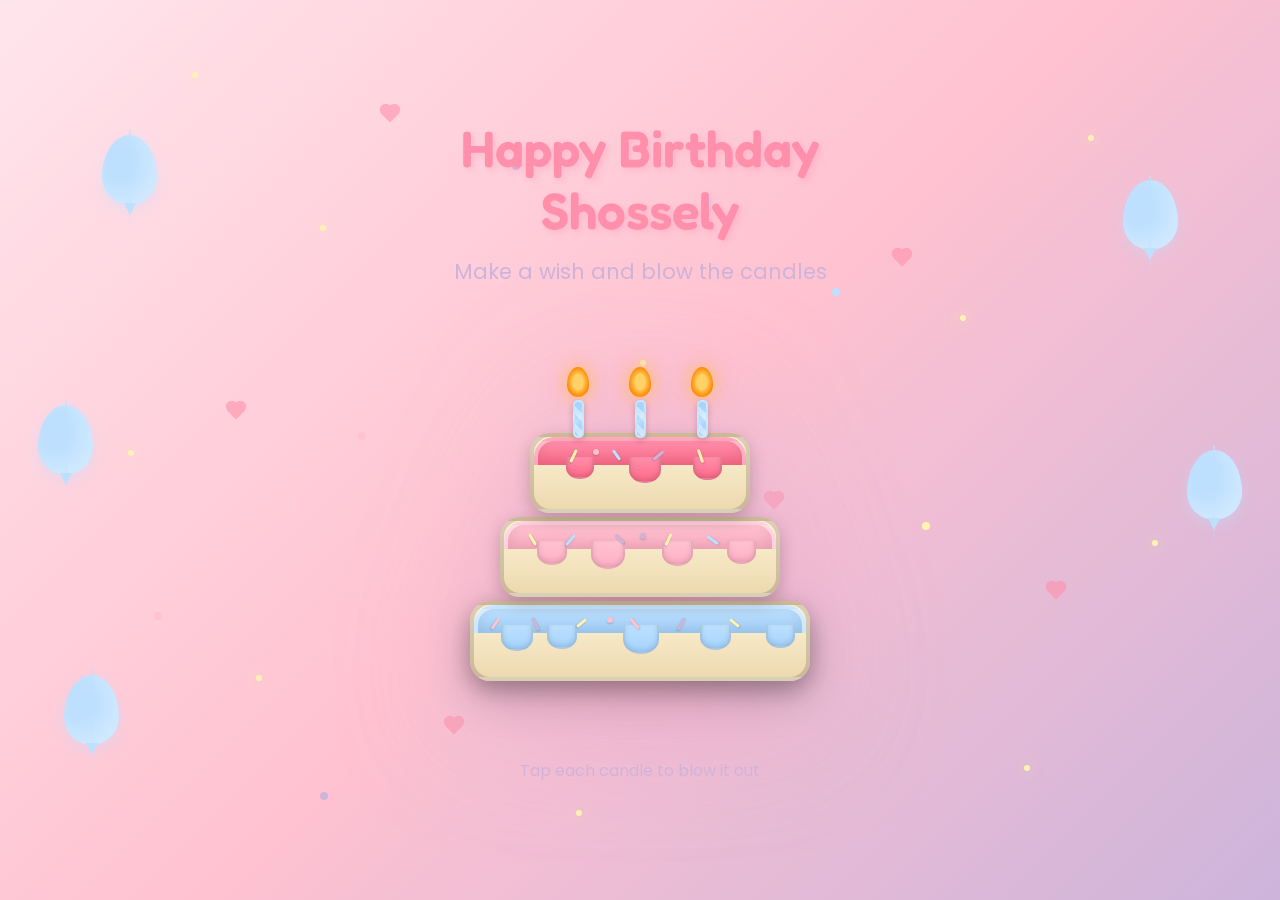
<file: index.html>
<!DOCTYPE html>
<html lang="en">
<head>
    <meta charset="UTF-8">
    <meta name="viewport" content="width=device-width, initial-scale=1.0">
    <title>Happy Birthday Shossely! 🎂</title>
    <link rel="preconnect" href="https://fonts.googleapis.com">
    <link rel="preconnect" href="https://fonts.gstatic.com" crossorigin>
    <link href="https://fonts.googleapis.com/css2?family=Fredoka:wght@400;500;600&family=Poppins:wght@300;400;500&display=swap" rel="stylesheet">
    <link rel="stylesheet" href="style.css">
</head>
<body>
    <!-- Background decorations -->
    <div class="background-decorations">
        <!-- Sparkles -->
        <div class="sparkle"></div>
        <div class="sparkle"></div>
        <div class="sparkle"></div>
        <div class="sparkle"></div>
        <div class="sparkle"></div>
        <div class="sparkle"></div>
        <div class="sparkle"></div>
        <div class="sparkle"></div>
        <div class="sparkle"></div>
        <div class="sparkle"></div>
        
        <!-- Hearts -->
        <div class="heart"></div>
        <div class="heart"></div>
        <div class="heart"></div>
        <div class="heart"></div>
        <div class="heart"></div>
        <div class="heart"></div>
        
        <!-- Confetti dots -->
        <div class="confetti-dot"></div>
        <div class="confetti-dot"></div>
        <div class="confetti-dot"></div>
        <div class="confetti-dot"></div>
        <div class="confetti-dot"></div>
        <div class="confetti-dot"></div>
        <div class="confetti-dot"></div>
        <div class="confetti-dot"></div>
    </div>

    <!-- Balloons -->
    <div class="balloons-container">
        <div class="balloon" style="left: 8%; top: 15%;"></div>
        <div class="balloon" style="left: 3%; top: 45%;"></div>
        <div class="balloon" style="right: 8%; top: 20%;"></div>
        <div class="balloon" style="right: 3%; top: 50%;"></div>
        <div class="balloon" style="left: 5%; top: 75%;"></div>
    </div>

    <!-- Main content -->
    <div class="container">
        <h1 class="title">Happy Birthday Shossely</h1>
        <p class="subtitle">Make a wish and blow the candles</p>

        <!-- Birthday cake -->
        <div class="cake-container">
            <!-- Candles -->
            <div class="candles">
                <div class="candle" data-candle="1">
                    <div class="flame"></div>
                    <div class="wick"></div>
                </div>
                <div class="candle" data-candle="2">
                    <div class="flame"></div>
                    <div class="wick"></div>
                </div>
                <div class="candle" data-candle="3">
                    <div class="flame"></div>
                    <div class="wick"></div>
                </div>
            </div>
            
            <!-- Cake -->
            <div class="cake">
                <!-- Top layer -->
                <div class="cake-layer layer-top">
                    <div class="drip"></div>
                    <div class="drip"></div>
                    <div class="drip"></div>
                    <div class="sprinkle"></div>
                    <div class="sprinkle"></div>
                    <div class="sprinkle"></div>
                    <div class="sprinkle"></div>
                    <div class="sprinkle"></div>
                </div>
                
                <!-- Middle layer -->
                <div class="cake-layer layer-middle">
                    <div class="drip"></div>
                    <div class="drip"></div>
                    <div class="drip"></div>
                    <div class="drip"></div>
                    <div class="sprinkle"></div>
                    <div class="sprinkle"></div>
                    <div class="sprinkle"></div>
                    <div class="sprinkle"></div>
                    <div class="sprinkle"></div>
                    <div class="sprinkle"></div>
                </div>
                
                <!-- Bottom layer -->
                <div class="cake-layer layer-bottom">
                    <div class="drip"></div>
                    <div class="drip"></div>
                    <div class="drip"></div>
                    <div class="drip"></div>
                    <div class="drip"></div>
                    <div class="sprinkle"></div>
                    <div class="sprinkle"></div>
                    <div class="sprinkle"></div>
                    <div class="sprinkle"></div>
                    <div class="sprinkle"></div>
                    <div class="sprinkle"></div>
                    <div class="sprinkle"></div>
                </div>
            </div>
        </div>

        <p class="helper-text">Tap each candle to blow it out</p>

        <!-- Success message (hidden initially) -->
        <div class="success-message hidden">
            Your wish has been saved ✨
        </div>

        <!-- Surprise button (hidden initially) -->
        <button class="surprise-button hidden">
            Open your birthday surprise 🎁
        </button>
    </div>

    <!-- Confetti container -->
    <canvas id="confetti-canvas"></canvas>

    <script src="script.js"></script>
</body>
</html>
</file>
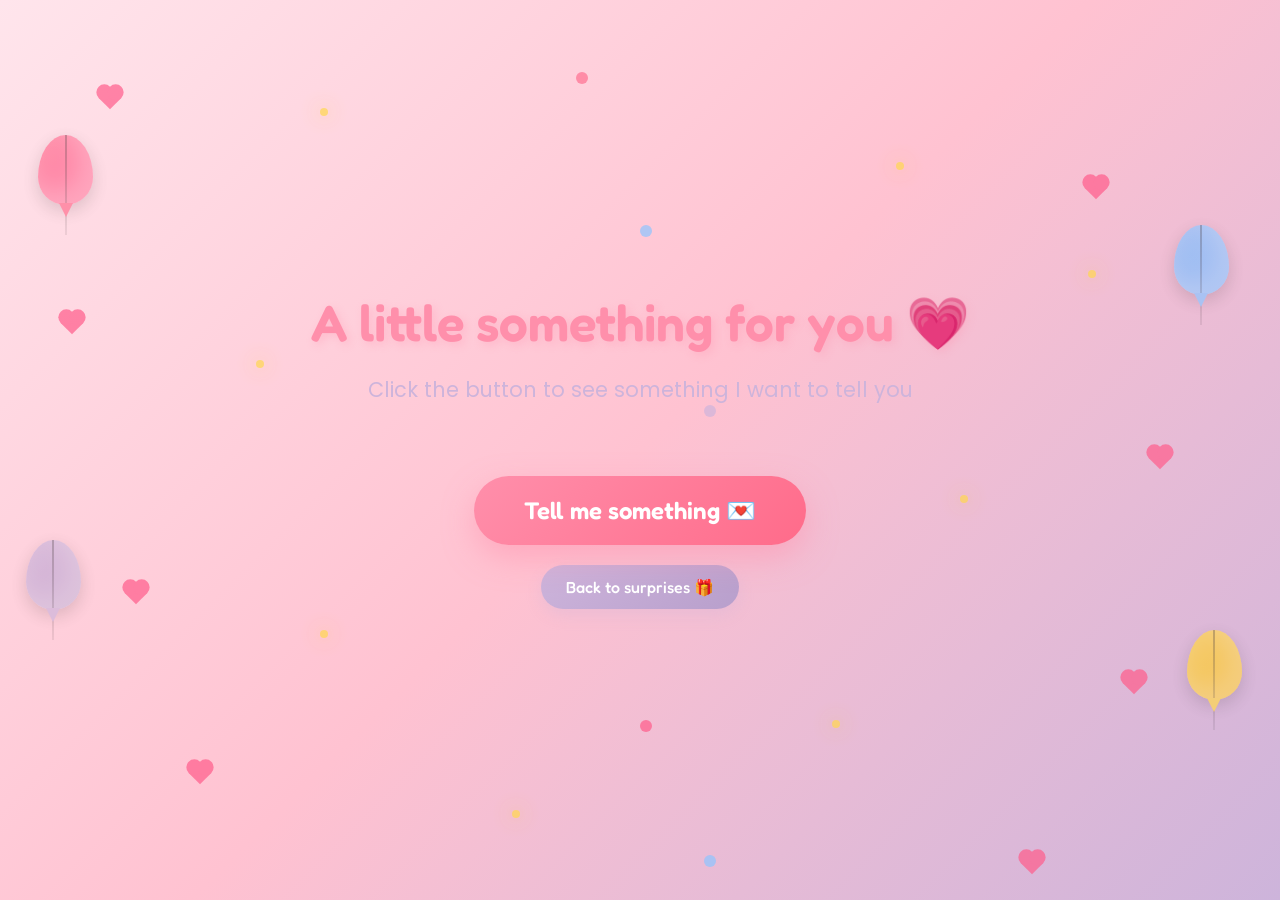
<file: compliment.html>
<!DOCTYPE html>
<html lang="en">
<head>
    <meta charset="UTF-8">
    <meta name="viewport" content="width=device-width, initial-scale=1.0">
    <title>A Little Something For You 💗</title>
    <link rel="preconnect" href="https://fonts.googleapis.com">
    <link rel="preconnect" href="https://fonts.gstatic.com" crossorigin>
    <link href="https://fonts.googleapis.com/css2?family=Fredoka:wght@400;500;600&family=Poppins:wght@300;400;500&display=swap" rel="stylesheet">
    <link rel="stylesheet" href="compliment-style.css">
</head>
<body>
    <!-- Background decorations -->
    <div class="background-decorations">
        <!-- Hearts -->
        <div class="heart"></div>
        <div class="heart"></div>
        <div class="heart"></div>
        <div class="heart"></div>
        <div class="heart"></div>
        <div class="heart"></div>
        <div class="heart"></div>
        <div class="heart"></div>
        
        <!-- Sparkles -->
        <div class="sparkle"></div>
        <div class="sparkle"></div>
        <div class="sparkle"></div>
        <div class="sparkle"></div>
        <div class="sparkle"></div>
        <div class="sparkle"></div>
        <div class="sparkle"></div>
        <div class="sparkle"></div>
        
        <!-- Balloons -->
        <div class="balloon balloon-pink"></div>
        <div class="balloon balloon-lavender"></div>
        <div class="balloon balloon-blue"></div>
        <div class="balloon balloon-yellow"></div>
        
        <!-- Confetti dots -->
        <div class="confetti-dot"></div>
        <div class="confetti-dot"></div>
        <div class="confetti-dot"></div>
        <div class="confetti-dot"></div>
        <div class="confetti-dot"></div>
        <div class="confetti-dot"></div>
    </div>

    <!-- Main content -->
    <div class="container">
        <h1 class="title">A little something for you 💗</h1>
        <p class="subtitle">Click the button to see something I want to tell you</p>

        <!-- Message card (hidden initially) -->
        <div class="message-card hidden">
            <p class="message-text"></p>
        </div>

        <!-- Main button -->
        <button class="compliment-button">Tell me something 💌</button>

        <!-- Back button -->
        <button class="back-button">Back to surprises 🎁</button>
    </div>

    <script src="compliment-script.js"></script>
</body>
</html>
</file>
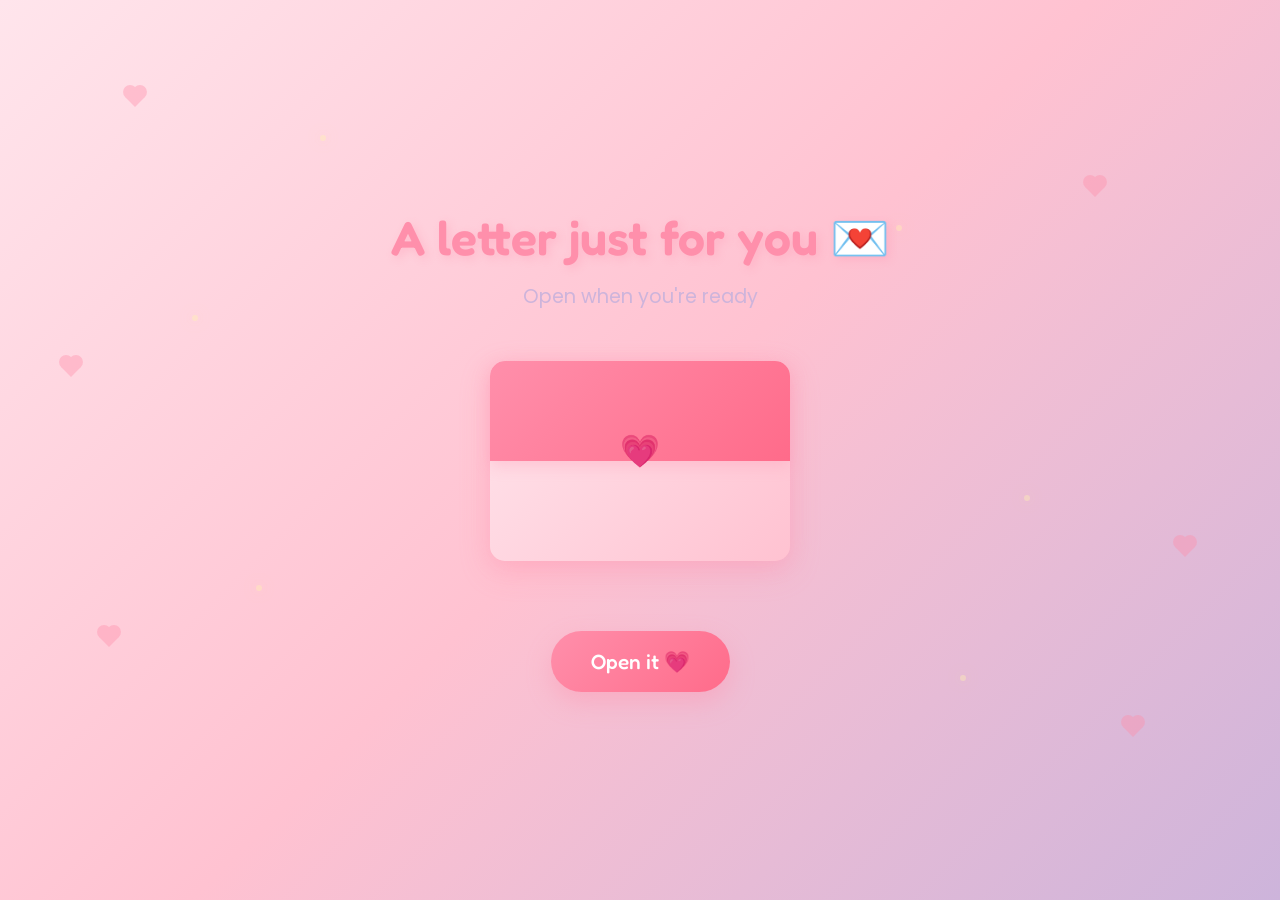
<file: letter.html>
<!DOCTYPE html>
<html lang="en">
<head>
    <meta charset="UTF-8">
    <meta name="viewport" content="width=device-width, initial-scale=1.0">
    <title>A Letter Just For You 💌</title>
    <link rel="preconnect" href="https://fonts.googleapis.com">
    <link rel="preconnect" href="https://fonts.gstatic.com" crossorigin>
    <link href="https://fonts.googleapis.com/css2?family=Fredoka:wght@400;500;600&family=Poppins:wght@300;400;500&display=swap" rel="stylesheet">
    <link rel="stylesheet" href="letter-style.css">
</head>
<body>
    <!-- Background decorations -->
    <div class="background-decorations">
        <!-- Hearts -->
        <div class="heart"></div>
        <div class="heart"></div>
        <div class="heart"></div>
        <div class="heart"></div>
        <div class="heart"></div>
        <div class="heart"></div>
        
        <!-- Sparkles -->
        <div class="sparkle"></div>
        <div class="sparkle"></div>
        <div class="sparkle"></div>
        <div class="sparkle"></div>
        <div class="sparkle"></div>
        <div class="sparkle"></div>
    </div>

    <!-- Main content -->
    <div class="container">
        <h1 class="title">A letter just for you 💌</h1>
        <p class="subtitle">Open when you're ready</p>

        <!-- Envelope -->
        <div class="envelope-container">
            <div class="envelope">
                <div class="envelope-back"></div>
                <div class="envelope-front"></div>
                <div class="envelope-flap"></div>
                <div class="heart-seal">💗</div>
            </div>
        </div>

        <!-- Open button -->
        <button class="open-button">Open it 💗</button>

        <!-- Letter card (hidden initially) -->
        <div class="letter-card hidden">
            <div class="letter-content">
                <p class="letter-text">
شوسيلي،

حاسة إني مش عارفة أكتب إيه، بس أنا بكتب الـmessage دي لشوسيلي بعد 10 سنين مثلًا. عايزة أفكرك إني بحبك جدًا جدًا، وإني محظوظة جدًا إنك صحبتي. أنتِ أحلى حاجة حصلتلي بجد، أنا مش عارفة كنت هعدّي سنين الجامعة دي إزاي من غيرك، ومش عارفة هقضي السنة الجاية إزاي… دي أكتر حاجة مخوفاني بجد.

خلاص، أنتِ بقيتي جزء من حياتي ومن عيلتي. ولو ناسية أحب أفكرك إننا كنا بنتخانق خناقات بتسمع سكاي 1 وسكاي 3 والحي الراقي، بس عمرنا ما قدرنا نستغنى عن بعض، ودايمًا بنرجع بعدهم أقرب. انا عايزة اقولك اني فخورة جدا بيكي و بكل حاجة بتعمليها و بشطارتك و اد ايه انتي تحفة مش عارفة ازاي في حد تحفة كدة يا ناس دايما دايما افتكري اني موجودة و فخورة بيكي و بكل اللي بتعمليه و منبهرة جدا كمان.

أنا بحبك جدًا. يمكن مشكلتنا مؤخرًا كانت إننا مش عارفين نحب بعض إزاي، بس الحقيقة إننا بنحب بعض، بس كل واحدة بتحب التانية بطريقتها. إن شاء الله وإنتِ بتقري الرسالة دي بعد 10 سنين نكون عرفنا نحب بعض صح. و تكوني بتخرجي معايا انا بالليل مش مع حد تاني عشان هنتخانق عادي مش معني اننا كبرنا اننا منتخانقش غالبا دي جزء من شخصية علاقتنا و انا بحب علاقتنا زي ما هي بكل عيوبها و حلاوتها

أنا وعد هحاول، ووعد إن كل ما أحس إني مش قادرة أحاول هفكر نفسي قد إيه أنتِ تستاهلي أحاول، وإن وجودك في حياتي لوحده يستاهل… ويستاهل… ويستاهل.

أنا عملتلك الـwebsite ده عشان يبقى دايمًا عندك حاجة تفكرك قد إيه أنا بحبك، وحاولت أحط فيه حاجات تخلينا دايمًا نستخدمه عشان ما تنسيهوش. وكل ما تشوفيه تفتكري إني بحبك جدًا جدًا جدًا وممتنة إنك موجودة في حياتي… وعشان نوريه لعيالنا كمان يومًا ما ♥️
                </p>
            </div>
        </div>

        <!-- Back button (hidden initially) -->
        <button class="back-button hidden">Back to surprises 🎁</button>
    </div>

    <script src="letter-script.js"></script>
</body>
</html>
</file>
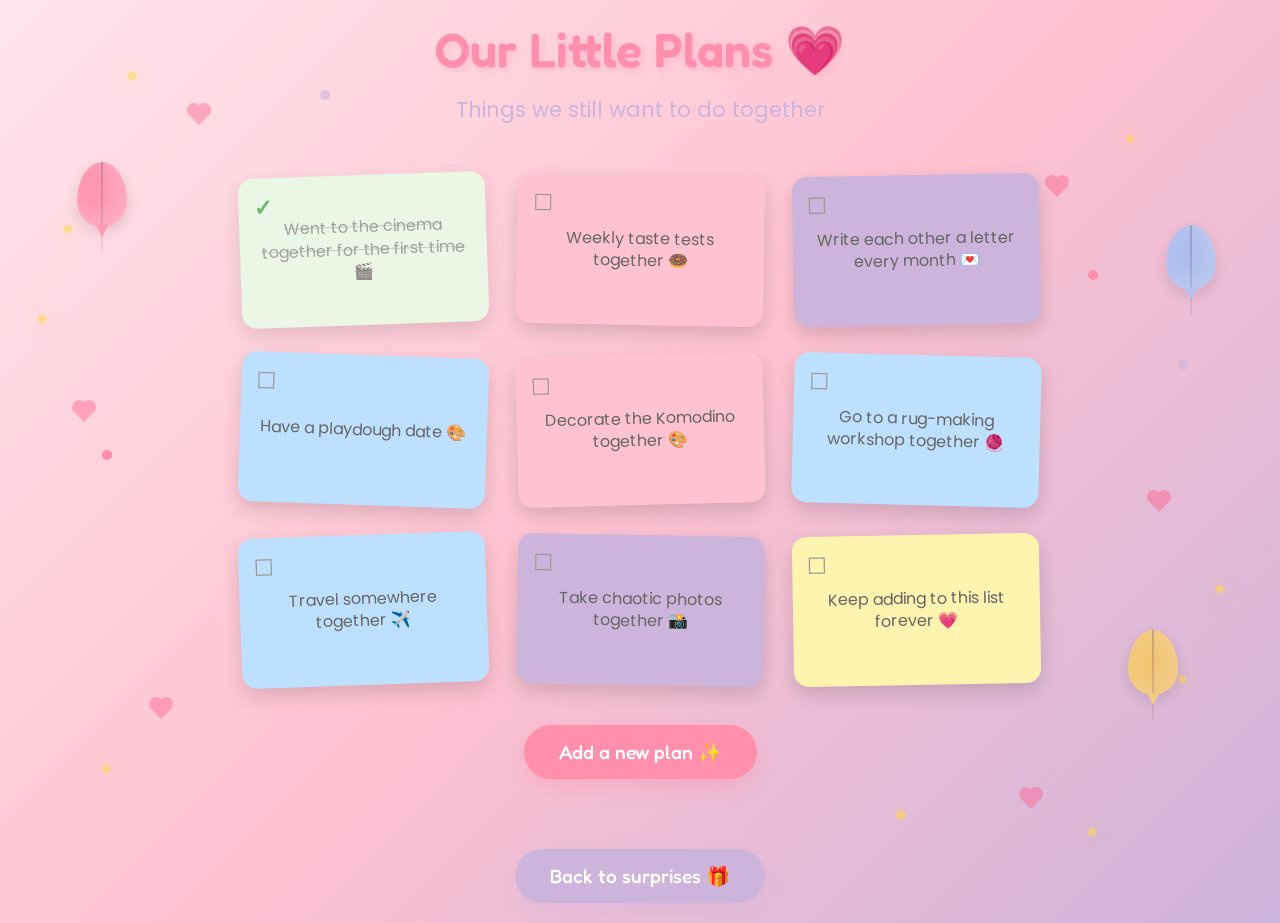
<file: plans.html>
<!DOCTYPE html>
<html lang="en">
<head>
    <meta charset="UTF-8">
    <meta name="viewport" content="width=device-width, initial-scale=1.0">
    <title>Our Little Plans 💗</title>
    <link rel="preconnect" href="https://fonts.googleapis.com">
    <link rel="preconnect" href="https://fonts.gstatic.com" crossorigin>
    <link href="https://fonts.googleapis.com/css2?family=Fredoka:wght@400;500;600&family=Poppins:wght@300;400;500&display=swap" rel="stylesheet">
    <link rel="stylesheet" href="plans-style.css">
</head>
<body>
    <!-- Background decorations -->
    <div class="background-decorations">
        <!-- Stars/Sparkles -->
        <div class="sparkle"></div>
        <div class="sparkle"></div>
        <div class="sparkle"></div>
        <div class="sparkle"></div>
        <div class="sparkle"></div>
        <div class="sparkle"></div>
        <div class="sparkle"></div>
        <div class="sparkle"></div>
        
        <!-- Hearts -->
        <div class="heart"></div>
        <div class="heart"></div>
        <div class="heart"></div>
        <div class="heart"></div>
        <div class="heart"></div>
        <div class="heart"></div>
        
        <!-- Balloons -->
        <div class="balloon balloon-pink"></div>
        <div class="balloon balloon-yellow"></div>
        <div class="balloon balloon-blue"></div>
        
        <!-- Confetti dots -->
        <div class="confetti-dot"></div>
        <div class="confetti-dot"></div>
        <div class="confetti-dot"></div>
        <div class="confetti-dot"></div>
        <div class="confetti-dot"></div>
        <div class="confetti-dot"></div>
    </div>

    <!-- Main content -->
    <div class="container">
        <h1 class="title">Our Little Plans 💗</h1>
        <p class="subtitle">Things we still want to do together</p>

        <!-- Sticky notes board -->
        <div class="sticky-board">
            <!-- Note 1 - Completed by default -->
            <div class="sticky-note completed" style="--rotation: -2deg;" data-id="0">
                <div class="checkbox checked">✓</div>
                <p>Went to the cinema together for the first time 🎬</p>
            </div>

            <!-- Note 2 -->
            <div class="sticky-note" style="--rotation: 1deg; --bg-color: #FFF3B0;" data-id="1">
                <div class="checkbox">☐</div>
                <p>Weekly taste tests together 🍩</p>
            </div>

            <!-- Note 3 -->
            <div class="sticky-note" style="--rotation: -1deg; --bg-color: #FFC2D1;" data-id="2">
                <div class="checkbox">☐</div>
                <p>Write each other a letter every month 💌</p>
            </div>

            <!-- Note 4 -->
            <div class="sticky-note" style="--rotation: 2deg; --bg-color: #CDB4DB;" data-id="3">
                <div class="checkbox">☐</div>
                <p>Have a playdough date 🎨</p>
            </div>

            <!-- Note 5 -->
            <div class="sticky-note" style="--rotation: -1.5deg; --bg-color: #BDE0FE;" data-id="4">
                <div class="checkbox">☐</div>
                <p>Decorate the Komodino together 🎨</p>
            </div>

            <!-- Note 6 -->
            <div class="sticky-note" style="--rotation: 1.5deg; --bg-color: #FFF3B0;" data-id="5">
                <div class="checkbox">☐</div>
                <p>Go to a rug-making workshop together 🧶</p>
            </div>

            <!-- Note 7 -->
            <div class="sticky-note" style="--rotation: -2deg; --bg-color: #FFC2D1;" data-id="6">
                <div class="checkbox">☐</div>
                <p>Travel somewhere together ✈️</p>
            </div>

            <!-- Note 8 -->
            <div class="sticky-note" style="--rotation: 1deg; --bg-color: #CDB4DB;" data-id="7">
                <div class="checkbox">☐</div>
                <p>Take chaotic photos together 📸</p>
            </div>

            <!-- Note 9 -->
            <div class="sticky-note" style="--rotation: -1deg; --bg-color: #BDE0FE;" data-id="8">
                <div class="checkbox">☐</div>
                <p>Keep adding to this list forever 💗</p>
            </div>
        </div>

        <!-- Add new plan section -->
        <div class="add-plan-section">
            <button class="add-plan-btn">Add a new plan ✨</button>
            <div class="input-container hidden">
                <input type="text" class="plan-input" placeholder="What would you like to do together?" maxlength="100">
                <button class="add-btn">Add</button>
                <button class="cancel-btn">Cancel</button>
            </div>
        </div>

        <!-- Back button -->
        <button class="back-button">Back to surprises 🎁</button>
    </div>

    <script src="plans-script.js"></script>
</body>
</html>
</file>
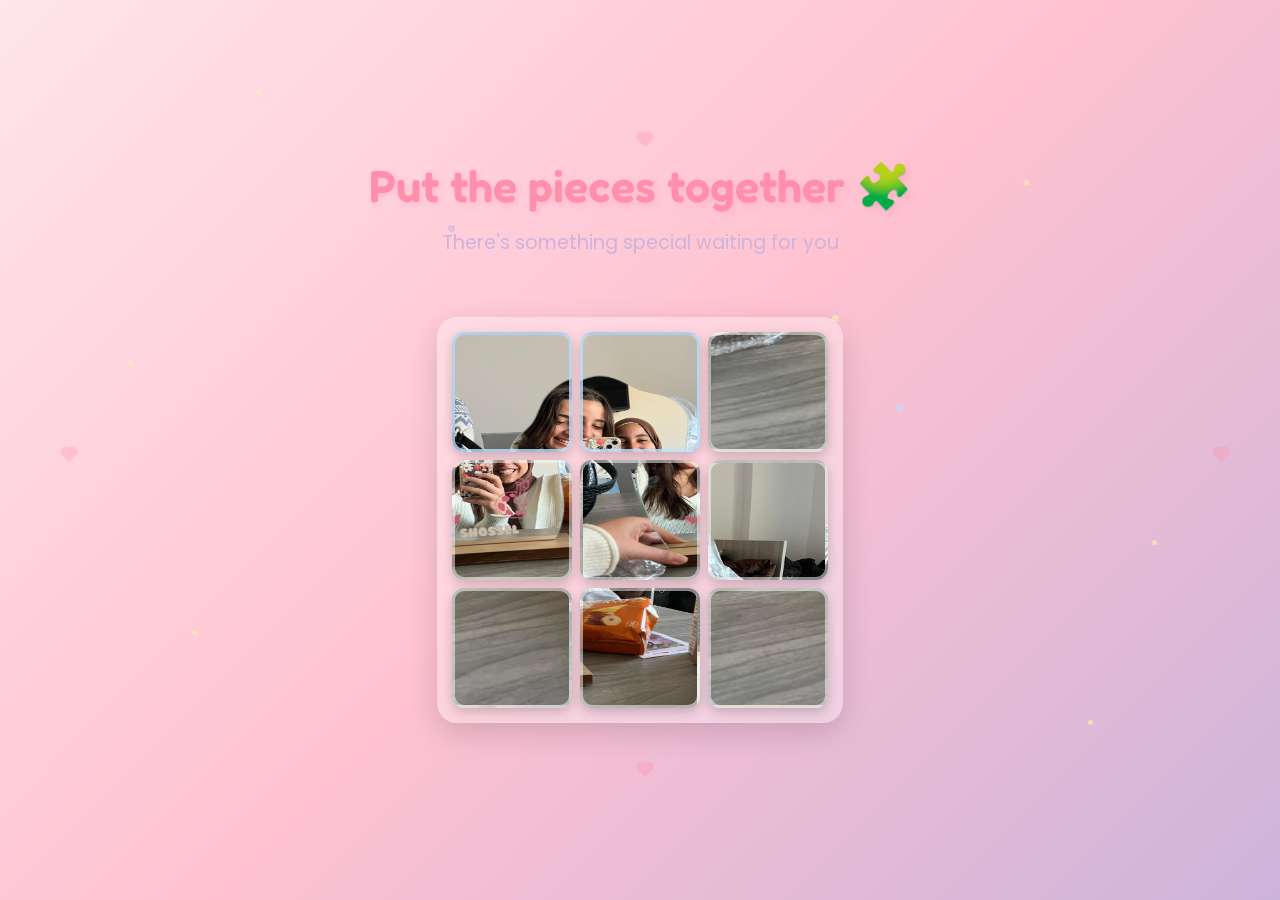
<file: puzzle.html>
<!DOCTYPE html>
<html lang="en">
<head>
    <meta charset="UTF-8">
    <meta name="viewport" content="width=device-width, initial-scale=1.0">
    <title>Birthday Puzzle 🧩</title>
    <link rel="preconnect" href="https://fonts.googleapis.com">
    <link rel="preconnect" href="https://fonts.gstatic.com" crossorigin>
    <link href="https://fonts.googleapis.com/css2?family=Fredoka:wght@400;500;600&family=Poppins:wght@300;400;500&display=swap" rel="stylesheet">
    <link rel="stylesheet" href="puzzle-style.css">
</head>
<body>
    <!-- Background decorations -->
    <div class="background-decorations">
        <!-- Sparkles -->
        <div class="sparkle"></div>
        <div class="sparkle"></div>
        <div class="sparkle"></div>
        <div class="sparkle"></div>
        <div class="sparkle"></div>
        <div class="sparkle"></div>
        
        <!-- Hearts -->
        <div class="heart"></div>
        <div class="heart"></div>
        <div class="heart"></div>
        <div class="heart"></div>
        
        <!-- Confetti dots -->
        <div class="confetti-dot"></div>
        <div class="confetti-dot"></div>
        <div class="confetti-dot"></div>
        <div class="confetti-dot"></div>
    </div>

    <!-- Main content -->
    <div class="container">
        <h1 class="title">Put the pieces together 🧩</h1>
        <p class="subtitle">There's something special waiting for you</p>

        <!-- Puzzle area -->
        <div class="puzzle-container">
            <div id="puzzle-grid" class="puzzle-grid"></div>
        </div>

        <!-- Success message (hidden initially) -->
        <div class="success-message hidden">
            You unlocked a surprise ✨
        </div>

        <!-- Continue button (hidden initially) -->
        <button class="continue-button hidden">
            Continue 💌
        </button>
    </div>

    <!-- Confetti canvas -->
    <canvas id="confetti-canvas"></canvas>

    <script src="puzzle-script.js"></script>
</body>
</html>
</file>
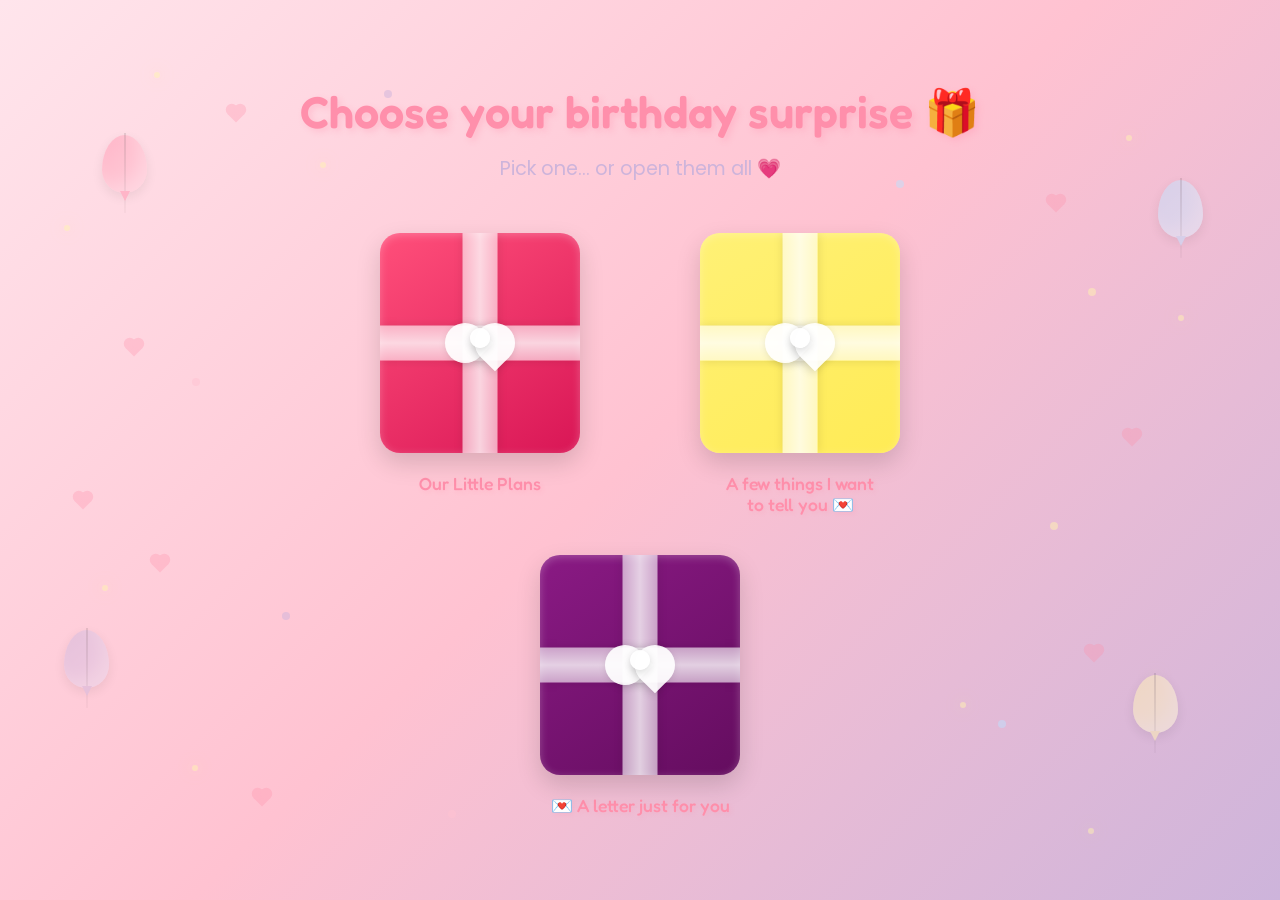
<file: surprise.html>
<!DOCTYPE html>
<html lang="en">
<head>
    <meta charset="UTF-8">
    <meta name="viewport" content="width=device-width, initial-scale=1.0">
    <title>Choose Your Surprise 🎁</title>
    <link rel="preconnect" href="https://fonts.googleapis.com">
    <link rel="preconnect" href="https://fonts.gstatic.com" crossorigin>
    <link href="https://fonts.googleapis.com/css2?family=Fredoka:wght@400;500;600&family=Poppins:wght@300;400;500&display=swap" rel="stylesheet">
    <link rel="stylesheet" href="surprise-style.css">
</head>
<body>
    <!-- Background decorations -->
    <div class="background-decorations">
        <!-- Sparkles/Stars -->
        <div class="sparkle"></div>
        <div class="sparkle"></div>
        <div class="sparkle"></div>
        <div class="sparkle"></div>
        <div class="sparkle"></div>
        <div class="sparkle"></div>
        <div class="sparkle"></div>
        <div class="sparkle"></div>
        <div class="sparkle"></div>
        <div class="sparkle"></div>
        
        <!-- Hearts -->
        <div class="heart"></div>
        <div class="heart"></div>
        <div class="heart"></div>
        <div class="heart"></div>
        <div class="heart"></div>
        <div class="heart"></div>
        <div class="heart"></div>
        <div class="heart"></div>
        
        <!-- Confetti dots -->
        <div class="confetti-dot"></div>
        <div class="confetti-dot"></div>
        <div class="confetti-dot"></div>
        <div class="confetti-dot"></div>
        <div class="confetti-dot"></div>
        <div class="confetti-dot"></div>
        <div class="confetti-dot"></div>
        <div class="confetti-dot"></div>
        
        <!-- Balloons -->
        <div class="balloon balloon-pink"></div>
        <div class="balloon balloon-lavender"></div>
        <div class="balloon balloon-blue"></div>
        <div class="balloon balloon-yellow"></div>
    </div>

    <!-- Main content -->
    <div class="container">
        <h1 class="title">Choose your birthday surprise 🎁</h1>
        <p class="subtitle">Pick one… or open them all 💗</p>

        <!-- Gift boxes -->
        <div class="gifts-container">
            <!-- Gift 1 -->
            <div class="gift-box" data-link="plans.html">
                <div class="gift-wrap gift-pink">
                    <div class="ribbon-vertical"></div>
                    <div class="ribbon-horizontal"></div>
                    <div class="bow">
                        <div class="bow-left"></div>
                        <div class="bow-right"></div>
                        <div class="bow-center"></div>
                    </div>
                </div>
                <p class="gift-label">Our Little Plans</p>
            </div>

            <!-- Gift 2 -->
            <div class="gift-box" data-link="compliment.html">
                <div class="gift-wrap gift-lavender">
                    <div class="ribbon-vertical"></div>
                    <div class="ribbon-horizontal"></div>
                    <div class="bow">
                        <div class="bow-left"></div>
                        <div class="bow-right"></div>
                        <div class="bow-center"></div>
                    </div>
                </div>
                <p class="gift-label">A few things I want<br>to tell you 💌</p>
            </div>

            <!-- Gift 3 -->
            <div class="gift-box" data-link="letter.html">
                <div class="gift-wrap gift-blue">
                    <div class="ribbon-vertical"></div>
                    <div class="ribbon-horizontal"></div>
                    <div class="bow">
                        <div class="bow-left"></div>
                        <div class="bow-right"></div>
                        <div class="bow-center"></div>
                    </div>
                </div>
                <p class="gift-label">💌 A letter just for you</p>
            </div>
        </div>
    </div>

    <script src="surprise-script.js"></script>
</body>
</html>
</file>
<file: style.css>
* {
    margin: 0;
    padding: 0;
    box-sizing: border-box;
}

body {
    font-family: 'Poppins', sans-serif;
    background: linear-gradient(135deg, #FFE5EC 0%, #FFC2D1 50%, #CDB4DB 100%);
    min-height: 100vh;
    display: flex;
    justify-content: center;
    align-items: center;
    overflow-x: hidden;
    position: relative;
    animation: fadeInBackground 0.8s ease-out;
}

@keyframes fadeInBackground {
    from { opacity: 0; }
    to { opacity: 1; }
}

/* Background decorations */
.background-decorations {
    position: fixed;
    top: 0;
    left: 0;
    width: 100%;
    height: 100%;
    pointer-events: none;
    z-index: 1;
    animation: fadeIn 1s ease-out 0.3s backwards;
}

/* Sparkles */
.sparkle {
    position: absolute;
    width: 6px;
    height: 6px;
    background: #FFF3B0;
    border-radius: 50%;
    box-shadow: 0 0 15px rgba(255, 243, 176, 0.8);
    animation: twinkle 2.5s infinite ease-in-out;
}

.sparkle:nth-child(1) { top: 8%; left: 15%; animation-delay: 0s; }
.sparkle:nth-child(2) { top: 15%; left: 85%; animation-delay: 0.3s; }
.sparkle:nth-child(3) { top: 25%; left: 25%; animation-delay: 0.6s; }
.sparkle:nth-child(4) { top: 35%; left: 75%; animation-delay: 0.9s; }
.sparkle:nth-child(5) { top: 50%; left: 10%; animation-delay: 1.2s; }
.sparkle:nth-child(6) { top: 60%; left: 90%; animation-delay: 1.5s; }
.sparkle:nth-child(7) { top: 75%; left: 20%; animation-delay: 1.8s; }
.sparkle:nth-child(8) { top: 85%; left: 80%; animation-delay: 2.1s; }
.sparkle:nth-child(9) { top: 40%; left: 50%; animation-delay: 2.4s; }
.sparkle:nth-child(10) { top: 90%; left: 45%; animation-delay: 2.7s; }

@keyframes twinkle {
    0%, 100% { 
        opacity: 0.3; 
        transform: scale(0.8); 
    }
    50% { 
        opacity: 1; 
        transform: scale(1.2); 
    }
}

/* Hearts */
.heart {
    position: absolute;
    width: 12px;
    height: 12px;
    background: #FF8FAB;
    transform: rotate(-45deg);
    animation: floatHeart 4s infinite ease-in-out;
    opacity: 0.6;
}

.heart::before,
.heart::after {
    content: '';
    position: absolute;
    width: 12px;
    height: 12px;
    background: #FF8FAB;
    border-radius: 50%;
}

.heart::before {
    top: -6px;
    left: 0;
}

.heart::after {
    top: 0;
    left: 6px;
}

.heart:nth-child(11) { top: 12%; left: 30%; animation-delay: 0s; }
.heart:nth-child(12) { top: 28%; left: 70%; animation-delay: 0.8s; }
.heart:nth-child(13) { top: 45%; left: 18%; animation-delay: 1.6s; }
.heart:nth-child(14) { top: 65%; left: 82%; animation-delay: 2.4s; }
.heart:nth-child(15) { top: 80%; left: 35%; animation-delay: 3.2s; }
.heart:nth-child(16) { top: 55%; left: 60%; animation-delay: 4s; }

@keyframes floatHeart {
    0%, 100% { 
        transform: rotate(-45deg) translateY(0); 
        opacity: 0.4;
    }
    50% { 
        transform: rotate(-45deg) translateY(-15px); 
        opacity: 0.8;
    }
}

/* Confetti dots */
.confetti-dot {
    position: absolute;
    width: 8px;
    height: 8px;
    border-radius: 50%;
    animation: floatDot 3.5s infinite ease-in-out;
}

.confetti-dot:nth-child(17) { top: 18%; left: 40%; background: #CDB4DB; animation-delay: 0s; }
.confetti-dot:nth-child(18) { top: 32%; left: 65%; background: #BDE0FE; animation-delay: 0.5s; }
.confetti-dot:nth-child(19) { top: 48%; left: 28%; background: #FFC2D1; animation-delay: 1s; }
.confetti-dot:nth-child(20) { top: 58%; left: 72%; background: #FFF3B0; animation-delay: 1.5s; }
.confetti-dot:nth-child(21) { top: 72%; left: 50%; background: #FF8FAB; animation-delay: 2s; }
.confetti-dot:nth-child(22) { top: 88%; left: 25%; background: #CDB4DB; animation-delay: 2.5s; }
.confetti-dot:nth-child(23) { top: 22%; left: 55%; background: #BDE0FE; animation-delay: 3s; }
.confetti-dot:nth-child(24) { top: 68%; left: 12%; background: #FFC2D1; animation-delay: 3.5s; }

@keyframes floatDot {
    0%, 100% { 
        transform: translateY(0) scale(1); 
        opacity: 0.5;
    }
    50% { 
        transform: translateY(-20px) scale(1.3); 
        opacity: 0.9;
    }
}

/* Balloons */
.balloons-container {
    position: fixed;
    top: 0;
    left: 0;
    width: 100%;
    height: 100%;
    pointer-events: none;
    z-index: 2;
    animation: fadeIn 1s ease-out 0.5s backwards;
}

.balloon {
    position: absolute;
    width: 55px;
    height: 70px;
    background: #BDE0FE;
    border-radius: 50% 50% 50% 50% / 60% 60% 40% 40%;
    box-shadow: inset -10px -10px 20px rgba(255, 255, 255, 0.3),
                0 5px 15px rgba(189, 224, 254, 0.4);
    animation: floatBalloon 5s infinite ease-in-out;
}

.balloon::before {
    content: '';
    position: absolute;
    bottom: -25px;
    left: 50%;
    transform: translateX(-50%);
    width: 2px;
    height: 100px;
    background: linear-gradient(to bottom, rgba(189, 224, 254, 0.6), rgba(189, 224, 254, 0.1));
}

.balloon::after {
    content: '';
    position: absolute;
    bottom: -10px;
    left: 50%;
    transform: translateX(-50%);
    width: 0;
    height: 0;
    border-left: 6px solid transparent;
    border-right: 6px solid transparent;
    border-top: 12px solid #BDE0FE;
}

.balloon:nth-child(1) { animation-delay: 0s; }
.balloon:nth-child(2) { animation-delay: 0.5s; }
.balloon:nth-child(3) { animation-delay: 1s; }
.balloon:nth-child(4) { animation-delay: 1.5s; }
.balloon:nth-child(5) { animation-delay: 2s; }

@keyframes floatBalloon {
    0%, 100% { 
        transform: translateY(0) rotate(-3deg); 
    }
    50% { 
        transform: translateY(-25px) rotate(3deg); 
    }
}

/* Main container */
.container {
    text-align: center;
    z-index: 10;
    position: relative;
    padding: 20px;
    max-width: 600px;
}

.title {
    font-family: 'Fredoka', sans-serif;
    font-size: 3.2rem;
    font-weight: 600;
    color: #FF8FAB;
    margin-bottom: 15px;
    text-shadow: 3px 3px 6px rgba(255, 143, 171, 0.3);
    animation: fadeInDown 0.8s ease-out 0.2s backwards;
}

.subtitle {
    font-size: 1.3rem;
    color: #CDB4DB;
    margin-bottom: 50px;
    font-weight: 400;
    animation: fadeInDown 0.8s ease-out 0.4s backwards;
}

@keyframes fadeInDown {
    from {
        opacity: 0;
        transform: translateY(-30px);
    }
    to {
        opacity: 1;
        transform: translateY(0);
    }
}

@keyframes fadeIn {
    from { opacity: 0; }
    to { opacity: 1; }
}

/* Cake container */
.cake-container {
    position: relative;
    display: inline-block;
    margin: 30px 0;
    filter: drop-shadow(0 25px 60px rgba(255, 143, 171, 0.6))
            drop-shadow(0 15px 40px rgba(189, 224, 254, 0.4));
    animation: popIn 0.8s ease-out 0.6s backwards;
}

@keyframes popIn {
    0% {
        opacity: 0;
        transform: scale(0.5) translateY(30px);
    }
    60% {
        transform: scale(1.05) translateY(-5px);
    }
    100% {
        opacity: 1;
        transform: scale(1) translateY(0);
    }
}

/* Candles */
.candles {
    display: flex;
    justify-content: center;
    gap: 40px;
    margin-bottom: -5px;
    position: relative;
    z-index: 5;
}

.candle {
    cursor: pointer;
    transition: transform 0.2s;
}

.candle:hover {
    transform: scale(1.15);
}

.candle .wick {
    width: 11px;
    height: 38px;
    background: linear-gradient(135deg, #BDE0FE 0%, #A5D4FD 25%, #BDE0FE 50%, #A5D4FD 75%, #BDE0FE 100%);
    margin: 0 auto;
    border-radius: 5px;
    box-shadow: 0 2px 6px rgba(0, 0, 0, 0.2);
    border: 2px solid rgba(255, 255, 255, 0.3);
    position: relative;
    overflow: hidden;
}

/* Diagonal stripes on candles */
.candle .wick::before {
    content: '';
    position: absolute;
    top: -50%;
    left: -50%;
    width: 200%;
    height: 200%;
    background: repeating-linear-gradient(
        45deg,
        transparent,
        transparent 6px,
        rgba(255, 255, 255, 0.4) 6px,
        rgba(255, 255, 255, 0.4) 12px
    );
}

/* Rounded top of candle */
.candle .wick::after {
    content: '';
    position: absolute;
    top: -3px;
    left: 50%;
    transform: translateX(-50%);
    width: 13px;
    height: 6px;
    background: #A5D4FD;
    border-radius: 50% 50% 0 0;
    border: 2px solid rgba(255, 255, 255, 0.3);
    border-bottom: none;
}

.flame {
    width: 22px;
    height: 30px;
    background: radial-gradient(ellipse at center, #FFD166 0%, #FFD166 30%, #FF8A00 70%, #FF8A00 100%);
    border-radius: 50% 50% 50% 50% / 60% 60% 40% 40%;
    margin: 0 auto 3px;
    box-shadow: 0 0 15px rgba(255, 209, 102, 0.6),
                0 0 25px rgba(255, 138, 0, 0.4);
    animation: flicker 0.4s infinite alternate;
    transition: opacity 0.4s, transform 0.4s;
    position: relative;
}

/* Inner bright yellow flame */
.flame::before {
    content: '';
    position: absolute;
    top: 50%;
    left: 50%;
    transform: translate(-50%, -50%);
    width: 11px;
    height: 17px;
    background: radial-gradient(ellipse at center, #FFD166 0%, #FFD166 50%, transparent 100%);
    border-radius: 50% 50% 50% 50% / 60% 60% 40% 40%;
}

.candle.blown-out .flame {
    opacity: 0;
    transform: scale(0) translateY(-10px);
}

@keyframes flicker {
    0% { 
        transform: scale(1) translateY(0); 
        filter: brightness(1);
    }
    100% { 
        transform: scale(1.05) translateY(-2px); 
        filter: brightness(1.2);
    }
}

/* Cake */
.cake {
    position: relative;
    display: inline-block;
}

.cake-layer {
    border-radius: 20px;
    position: relative;
    overflow: visible;
    border: 4px solid rgba(0, 0, 0, 0.15);
    box-shadow: 0 6px 18px rgba(0, 0, 0, 0.2);
}

/* Cake base (vanilla cake color) */
.layer-top,
.layer-middle,
.layer-bottom {
    background: linear-gradient(180deg, #FFF4D6 0%, #F5E6C3 50%, #EDD9B0 100%);
    position: relative;
    margin: 0 auto;
}

.layer-top {
    width: 220px;
    height: 80px;
    z-index: 3;
}

.layer-middle {
    width: 280px;
    height: 80px;
    margin-top: 4px;
    z-index: 2;
}

.layer-bottom {
    width: 340px;
    height: 80px;
    margin-top: 4px;
    z-index: 1;
    box-shadow: 0 8px 22px rgba(0, 0, 0, 0.25),
                0 15px 45px rgba(0, 0, 0, 0.2);
}

/* Frosting layer on top of each cake */
.layer-top::before,
.layer-middle::before,
.layer-bottom::before {
    content: '';
    position: absolute;
    top: 0;
    left: 0;
    right: 0;
    border-radius: 20px 20px 0 0;
    border: 4px solid rgba(255, 255, 255, 0.4);
    border-bottom: none;
    box-shadow: inset 0 -5px 15px rgba(0, 0, 0, 0.1);
}

/* Top layer frosting - bright pink */
.layer-top::before {
    height: 24px;
    background: linear-gradient(180deg, #FF8FAB 0%, #FF6B8A 100%);
}

/* Middle layer frosting - pastel pink */
.layer-middle::before {
    height: 24px;
    background: linear-gradient(180deg, #FFC2D1 0%, #FFB0C4 100%);
}

/* Bottom layer frosting - soft blue */
.layer-bottom::before {
    height: 24px;
    background: linear-gradient(180deg, #BDE0FE 0%, #A5D4FD 100%);
}

/* Dripping frosting */
.drip {
    position: absolute;
    top: 20px;
    border-radius: 0 0 50% 50%;
    border: 2px solid rgba(0, 0, 0, 0.1);
    border-top: none;
    box-shadow: inset 0 -2px 5px rgba(0, 0, 0, 0.1);
    z-index: 10;
}

/* Top layer drips - bright pink */
.layer-top .drip {
    background: linear-gradient(180deg, #FF8FAB 0%, #FF6B8A 100%);
}

.layer-top .drip:nth-child(1) { left: 15%; width: 28px; height: 22px; }
.layer-top .drip:nth-child(2) { left: 45%; width: 32px; height: 26px; }
.layer-top .drip:nth-child(3) { left: 75%; width: 29px; height: 23px; }

/* Middle layer drips - pastel pink */
.layer-middle .drip {
    background: linear-gradient(180deg, #FFC2D1 0%, #FFB0C4 100%);
}

.layer-middle .drip:nth-child(1) { left: 12%; width: 30px; height: 24px; }
.layer-middle .drip:nth-child(2) { left: 32%; width: 34px; height: 28px; }
.layer-middle .drip:nth-child(3) { left: 58%; width: 31px; height: 25px; }
.layer-middle .drip:nth-child(4) { left: 82%; width: 29px; height: 23px; }

/* Bottom layer drips - soft blue */
.layer-bottom .drip {
    background: linear-gradient(180deg, #BDE0FE 0%, #A5D4FD 100%);
}

.layer-bottom .drip:nth-child(1) { left: 8%; width: 32px; height: 26px; }
.layer-bottom .drip:nth-child(2) { left: 22%; width: 30px; height: 24px; }
.layer-bottom .drip:nth-child(3) { left: 45%; width: 36px; height: 29px; }
.layer-bottom .drip:nth-child(4) { left: 68%; width: 31px; height: 25px; }
.layer-bottom .drip:nth-child(5) { left: 88%; width: 29px; height: 23px; }

/* Sprinkles - mix of dots and lines on frosting */
.sprinkle {
    position: absolute;
    top: 12px;
    border-radius: 2px;
    transform: rotate(var(--rotation));
    box-shadow: 0 1px 2px rgba(0, 0, 0, 0.2);
    z-index: 15;
}

/* Top layer sprinkles */
.layer-top .sprinkle:nth-child(4) { 
    left: 18%; --rotation: 25deg; 
    background: #FFF3B0; 
    width: 3px; height: 14px;
}
.layer-top .sprinkle:nth-child(5) { 
    left: 38%; --rotation: -35deg; 
    background: #BDE0FE; 
    width: 3px; height: 12px;
}
.layer-top .sprinkle:nth-child(6) { 
    left: 58%; --rotation: 50deg; 
    background: #CDB4DB; 
    width: 3px; height: 13px;
}
.layer-top .sprinkle:nth-child(7) { 
    left: 78%; --rotation: -20deg; 
    background: #FFF3B0; 
    width: 3px; height: 14px;
}
.layer-top .sprinkle:nth-child(8) { 
    left: 28%; --rotation: 0deg; 
    background: #FFC2D1; 
    width: 6px; height: 6px; 
    border-radius: 50%;
}

/* Middle layer sprinkles */
.layer-middle .sprinkle:nth-child(5) { 
    left: 10%; --rotation: -30deg; 
    background: #FFF3B0; 
    width: 3px; height: 13px;
}
.layer-middle .sprinkle:nth-child(6) { 
    left: 24%; --rotation: 40deg; 
    background: #BDE0FE; 
    width: 3px; height: 14px;
}
.layer-middle .sprinkle:nth-child(7) { 
    left: 42%; --rotation: -45deg; 
    background: #CDB4DB; 
    width: 3px; height: 12px;
}
.layer-middle .sprinkle:nth-child(8) { 
    left: 60%; --rotation: 25deg; 
    background: #FFF3B0; 
    width: 3px; height: 13px;
}
.layer-middle .sprinkle:nth-child(9) { 
    left: 76%; --rotation: -55deg; 
    background: #BDE0FE; 
    width: 3px; height: 14px;
}
.layer-middle .sprinkle:nth-child(10) { 
    left: 50%; --rotation: 0deg; 
    background: #CDB4DB; 
    width: 6px; height: 6px; 
    border-radius: 50%;
}

/* Bottom layer sprinkles */
.layer-bottom .sprinkle:nth-child(6) { 
    left: 6%; --rotation: 35deg; 
    background: #FFC2D1; 
    width: 3px; height: 13px;
}
.layer-bottom .sprinkle:nth-child(7) { 
    left: 18%; --rotation: -25deg; 
    background: #CDB4DB; 
    width: 3px; height: 14px;
}
.layer-bottom .sprinkle:nth-child(8) { 
    left: 32%; --rotation: 50deg; 
    background: #FFF3B0; 
    width: 3px; height: 12px;
}
.layer-bottom .sprinkle:nth-child(9) { 
    left: 48%; --rotation: -40deg; 
    background: #FFC2D1; 
    width: 3px; height: 13px;
}
.layer-bottom .sprinkle:nth-child(10) { 
    left: 62%; --rotation: 30deg; 
    background: #CDB4DB; 
    width: 3px; height: 14px;
}
.layer-bottom .sprinkle:nth-child(11) { 
    left: 78%; --rotation: -50deg; 
    background: #FFF3B0; 
    width: 3px; height: 12px;
}
.layer-bottom .sprinkle:nth-child(12) { 
    left: 40%; --rotation: 0deg; 
    background: #FFC2D1; 
    width: 6px; height: 6px; 
    border-radius: 50%;
}

.helper-text {
    margin-top: 40px;
    color: #CDB4DB;
    font-size: 1rem;
    font-weight: 400;
    animation: fadeIn 1s ease-out 0.8s backwards;
}

/* Success message */
.success-message {
    font-family: 'Fredoka', sans-serif;
    font-size: 2.2rem;
    font-weight: 500;
    color: #FF8FAB;
    margin: 40px 0;
    text-shadow: 3px 3px 8px rgba(255, 143, 171, 0.3);
    animation: popInMessage 0.6s ease-out;
}

.success-message.hidden {
    display: none;
}

@keyframes popInMessage {
    0% {
        opacity: 0;
        transform: scale(0.3) rotate(-5deg);
    }
    50% {
        transform: scale(1.15) rotate(2deg);
    }
    100% {
        opacity: 1;
        transform: scale(1) rotate(0deg);
    }
}

/* Surprise button */
.surprise-button {
    font-family: 'Fredoka', sans-serif;
    font-size: 1.3rem;
    font-weight: 500;
    padding: 18px 45px;
    background: #FF8FAB;
    color: white;
    border: none;
    border-radius: 50px;
    cursor: pointer;
    box-shadow: 0 10px 25px rgba(255, 143, 171, 0.5);
    transition: all 0.3s ease;
    margin-top: 25px;
    animation: slideUpButton 0.6s ease-out;
}

.surprise-button:hover {
    background: #BDE0FE;
    transform: translateY(-5px);
    box-shadow: 0 15px 35px rgba(189, 224, 254, 0.6);
}

.surprise-button:active {
    transform: translateY(-2px);
}

.surprise-button.hidden {
    display: none;
}

@keyframes slideUpButton {
    from {
        opacity: 0;
        transform: translateY(30px);
    }
    to {
        opacity: 1;
        transform: translateY(0);
    }
}

/* Confetti canvas */
#confetti-canvas {
    position: fixed;
    top: 0;
    left: 0;
    width: 100%;
    height: 100%;
    pointer-events: none;
    z-index: 100;
}

/* Responsive design */
@media (max-width: 768px) {
    .title {
        font-size: 2.2rem;
    }
    
    .subtitle {
        font-size: 1.1rem;
        margin-bottom: 40px;
    }
    
    .layer-top {
        width: 180px;
        height: 72px;
    }
    
    .layer-top::before {
        height: 22px;
    }
    
    .layer-middle {
        width: 230px;
        height: 72px;
    }
    
    .layer-middle::before {
        height: 22px;
    }
    
    .layer-bottom {
        width: 280px;
        height: 72px;
    }
    
    .layer-bottom::before {
        height: 22px;
    }
    
    .drip {
        width: 24px !important;
        height: 20px !important;
    }
    
    .candles {
        gap: 35px;
    }
    
    .candle .wick {
        width: 10px;
        height: 35px;
    }
    
    .candle .wick::after {
        width: 12px;
        height: 5px;
    }
    
    .flame {
        width: 20px;
        height: 28px;
    }
    
    .flame::before {
        width: 10px;
        height: 15px;
    }
    
    .balloon {
        width: 45px;
        height: 58px;
    }
    
    .success-message {
        font-size: 1.7rem;
    }
    
    .surprise-button {
        font-size: 1.1rem;
        padding: 15px 35px;
    }
    
    .helper-text {
        font-size: 0.95rem;
    }
    
    .heart {
        width: 10px;
        height: 10px;
    }
    
    .heart::before,
    .heart::after {
        width: 10px;
        height: 10px;
    }
    
    .heart::before {
        top: -5px;
    }
    
    .heart::after {
        left: 5px;
    }
}

@media (max-width: 480px) {
    .title {
        font-size: 1.8rem;
    }
    
    .subtitle {
        font-size: 1rem;
    }
    
    .layer-top {
        width: 160px;
        height: 68px;
    }
    
    .layer-top::before {
        height: 20px;
    }
    
    .layer-middle {
        width: 200px;
        height: 68px;
    }
    
    .layer-middle::before {
        height: 20px;
    }
    
    .layer-bottom {
        width: 240px;
        height: 68px;
    }
    
    .layer-bottom::before {
        height: 20px;
    }
    
    .drip {
        width: 22px !important;
        height: 18px !important;
    }
    
    .candles {
        gap: 28px;
    }
    
    .candle .wick {
        width: 9px;
        height: 33px;
    }
    
    .candle .wick::after {
        width: 11px;
        height: 5px;
    }
    
    .flame {
        width: 18px;
        height: 26px;
    }
    
    .flame::before {
        width: 9px;
        height: 14px;
    }
    
    .success-message {
        font-size: 1.5rem;
    }
    
    .surprise-button {
        font-size: 1rem;
        padding: 12px 28px;
    }
}
</file>
<file: compliment-style.css>
* {
    margin: 0;
    padding: 0;
    box-sizing: border-box;
}

body {
    font-family: 'Poppins', sans-serif;
    background: linear-gradient(135deg, #FFE5EC 0%, #FFC2D1 50%, #CDB4DB 100%);
    min-height: 100vh;
    display: flex;
    justify-content: center;
    align-items: center;
    overflow-x: hidden;
    position: relative;
    padding: 20px;
    animation: fadeInBackground 0.8s ease-out;
}

@keyframes fadeInBackground {
    from { opacity: 0; }
    to { opacity: 1; }
}

/* Background decorations */
.background-decorations {
    position: fixed;
    top: 0;
    left: 0;
    width: 100%;
    height: 100%;
    pointer-events: none;
    z-index: 1;
    opacity: 0.7;
    animation: fadeIn 1s ease-out 0.3s backwards;
}

/* Hearts */
.heart {
    position: absolute;
    width: 16px;
    height: 16px;
    background: #FF5C8A;
    transform: rotate(-45deg);
    animation: floatHeart 4s infinite ease-in-out;
}

.heart::before,
.heart::after {
    content: '';
    position: absolute;
    width: 16px;
    height: 16px;
    background: #FF5C8A;
    border-radius: 50%;
}

.heart::before {
    top: -8px;
    left: 0;
}

.heart::after {
    top: 0;
    left: 8px;
}

.heart:nth-child(1) { top: 10%; left: 8%; animation-delay: 0s; }
.heart:nth-child(2) { top: 20%; left: 85%; animation-delay: 0.5s; }
.heart:nth-child(3) { top: 35%; left: 5%; animation-delay: 1s; }
.heart:nth-child(4) { top: 50%; left: 90%; animation-delay: 1.5s; }
.heart:nth-child(5) { top: 65%; left: 10%; animation-delay: 2s; }
.heart:nth-child(6) { top: 75%; left: 88%; animation-delay: 2.5s; }
.heart:nth-child(7) { top: 85%; left: 15%; animation-delay: 3s; }
.heart:nth-child(8) { top: 95%; left: 80%; animation-delay: 3.5s; }

@keyframes floatHeart {
    0%, 100% { 
        transform: rotate(-45deg) translateY(0); 
        opacity: 0.6;
    }
    50% { 
        transform: rotate(-45deg) translateY(-25px); 
        opacity: 1;
    }
}
/* Sparkles */
.sparkle {
    position: absolute;
    width: 8px;
    height: 8px;
    background: #FFD84D;
    border-radius: 50%;
    box-shadow: 0 0 20px rgba(255, 216, 77, 0.9);
    animation: twinkle 2.5s infinite ease-in-out;
}

.sparkle:nth-child(9) { top: 12%; left: 25%; animation-delay: 0s; }
.sparkle:nth-child(10) { top: 18%; left: 70%; animation-delay: 0.4s; }
.sparkle:nth-child(11) { top: 40%; left: 20%; animation-delay: 0.8s; }
.sparkle:nth-child(12) { top: 55%; left: 75%; animation-delay: 1.2s; }
.sparkle:nth-child(13) { top: 70%; left: 25%; animation-delay: 1.6s; }
.sparkle:nth-child(14) { top: 80%; left: 65%; animation-delay: 2s; }
.sparkle:nth-child(15) { top: 90%; left: 40%; animation-delay: 2.4s; }
.sparkle:nth-child(16) { top: 30%; left: 85%; animation-delay: 2.8s; }

@keyframes twinkle {
    0%, 100% { 
        opacity: 0.4; 
        transform: scale(0.8); 
    }
    50% { 
        opacity: 1; 
        transform: scale(1.5); 
    }
}

/* Balloons */
.balloon {
    position: absolute;
    width: 55px;
    height: 70px;
    border-radius: 50% 50% 50% 50% / 60% 60% 40% 40%;
    box-shadow: inset -12px -12px 25px rgba(255, 255, 255, 0.3),
                0 6px 18px rgba(0, 0, 0, 0.2);
    animation: floatBalloon 6.5s infinite ease-in-out;
}

.balloon::before {
    content: '';
    position: absolute;
    bottom: -30px;
    left: 50%;
    transform: translateX(-50%);
    width: 2px;
    height: 100px;
    background: linear-gradient(to bottom, rgba(0, 0, 0, 0.3), rgba(0, 0, 0, 0.1));
}

.balloon::after {
    content: '';
    position: absolute;
    bottom: -12px;
    left: 50%;
    transform: translateX(-50%);
    width: 0;
    height: 0;
    border-left: 7px solid transparent;
    border-right: 7px solid transparent;
    border-top: 14px solid currentColor;
}

.balloon-pink {
    background: linear-gradient(135deg, #FF6F91 0%, #FF5C8A 100%);
    color: #FF6F91;
    top: 15%;
    left: 3%;
    animation-delay: 0s;
}

.balloon-lavender {
    background: linear-gradient(135deg, #CDB4DB 0%, #B89FCC 100%);
    color: #CDB4DB;
    top: 60%;
    left: 2%;
    animation-delay: 1.5s;
}

.balloon-blue {
    background: linear-gradient(135deg, #8EC5FF 0%, #6BB6FF 100%);
    color: #8EC5FF;
    top: 25%;
    right: 4%;
    animation-delay: 3s;
}

.balloon-yellow {
    background: linear-gradient(135deg, #FFD84D 0%, #FFC107 100%);
    color: #FFD84D;
    top: 70%;
    right: 3%;
    animation-delay: 4.5s;
}

@keyframes floatBalloon {
    0%, 100% { 
        transform: translateY(0) rotate(-4deg); 
    }
    50% { 
        transform: translateY(-40px) rotate(4deg); 
    }
}

/* Confetti dots */
.confetti-dot {
    position: absolute;
    width: 12px;
    height: 12px;
    border-radius: 50%;
    animation: floatDot 3.2s infinite ease-in-out;
}

.confetti-dot:nth-child(21) { top: 8%; left: 45%; background: #FF6F91; animation-delay: 0s; }
.confetti-dot:nth-child(22) { top: 25%; left: 50%; background: #8EC5FF; animation-delay: 0.5s; }
.confetti-dot:nth-child(23) { top: 45%; left: 55%; background: #CDB4DB; animation-delay: 1s; }
.confetti-dot:nth-child(24) { top: 65%; left: 45%; background: #FFD84D; animation-delay: 1.5s; }
.confetti-dot:nth-child(25) { top: 80%; left: 50%; background: #FF5C8A; animation-delay: 2s; }
.confetti-dot:nth-child(26) { top: 95%; left: 55%; background: #8EC5FF; animation-delay: 2.5s; }

@keyframes floatDot {
    0%, 100% { 
        transform: translateY(0) scale(1); 
        opacity: 0.7;
    }
    50% { 
        transform: translateY(-30px) scale(1.4); 
        opacity: 1;
    }
}

@keyframes fadeIn {
    from { opacity: 0; }
    to { opacity: 1; }
}
/* Main container */
.container {
    text-align: center;
    z-index: 10;
    position: relative;
    max-width: 800px;
    width: 100%;
}

.title {
    font-family: 'Fredoka', sans-serif;
    font-size: 3.2rem;
    font-weight: 600;
    color: #FF8FAB;
    margin-bottom: 20px;
    text-shadow: 3px 3px 8px rgba(255, 143, 171, 0.3);
    animation: fadeInDown 0.8s ease-out 0.2s backwards;
}

.subtitle {
    font-size: 1.3rem;
    color: #CDB4DB;
    margin-bottom: 50px;
    font-weight: 400;
    line-height: 1.5;
    animation: fadeInDown 0.8s ease-out 0.4s backwards;
}

@keyframes fadeInDown {
    from {
        opacity: 0;
        transform: translateY(-30px);
    }
    to {
        opacity: 1;
        transform: translateY(0);
    }
}

/* Message card */
.message-card {
    background: linear-gradient(135deg, #FFE5EC 0%, #FFC2D1 100%);
    padding: 40px 30px;
    border-radius: 25px;
    box-shadow: 0 15px 40px rgba(255, 143, 171, 0.3);
    margin: 30px auto;
    max-width: 600px;
    transform: rotate(-1deg);
    border: 4px solid rgba(255, 255, 255, 0.5);
    animation: popIn 0.6s ease-out;
}

.message-card.hidden {
    display: none;
}

@keyframes popIn {
    0% {
        opacity: 0;
        transform: scale(0.3) rotate(-1deg);
    }
    50% {
        transform: scale(1.1) rotate(1deg);
    }
    100% {
        opacity: 1;
        transform: scale(1) rotate(-1deg);
    }
}

.message-text {
    font-size: 1.4rem;
    color: #666;
    line-height: 1.6;
    font-weight: 400;
    margin: 0;
    text-align: center;
}

/* Main button */
.compliment-button {
    font-family: 'Fredoka', sans-serif;
    font-size: 1.5rem;
    font-weight: 600;
    padding: 20px 50px;
    background: linear-gradient(135deg, #FF8FAB 0%, #FF6B8A 100%);
    color: white;
    border: none;
    border-radius: 50px;
    cursor: pointer;
    box-shadow: 0 12px 30px rgba(255, 143, 171, 0.5);
    transition: all 0.3s ease;
    margin-top: 20px;
    animation: fadeInUp 0.8s ease-out 0.6s backwards;
}

@keyframes fadeInUp {
    from {
        opacity: 0;
        transform: translateY(30px);
    }
    to {
        opacity: 1;
        transform: translateY(0);
    }
}

.compliment-button:hover {
    background: linear-gradient(135deg, #BDE0FE 0%, #A5D4FD 100%);
    transform: translateY(-5px) scale(1.05);
    box-shadow: 0 18px 40px rgba(189, 224, 254, 0.6);
}

.compliment-button:active {
    transform: translateY(-2px) scale(1.02);
}

/* Button click animation */
.compliment-button.clicked {
    animation: buttonBounce 0.3s ease-out;
}

@keyframes buttonBounce {
    0% { transform: translateY(0) scale(1); }
    50% { transform: translateY(-8px) scale(0.95); }
    100% { transform: translateY(0) scale(1); }
}

/* Back button */
.back-button {
    font-family: 'Fredoka', sans-serif;
    font-size: 1rem;
    font-weight: 500;
    padding: 12px 25px;
    background: linear-gradient(135deg, #CDB4DB 0%, #B89FCC 100%);
    color: white;
    border: none;
    border-radius: 50px;
    cursor: pointer;
    box-shadow: 0 6px 15px rgba(205, 180, 219, 0.3);
    transition: all 0.3s ease;
    margin-top: 20px;
    display: block;
    margin-left: auto;
    margin-right: auto;
    animation: fadeInUp 0.8s ease-out 0.8s backwards;
}

.back-button:hover {
    background: linear-gradient(135deg, #BDE0FE 0%, #A5D4FD 100%);
    transform: translateY(-2px) scale(1.02);
    box-shadow: 0 8px 18px rgba(189, 224, 254, 0.4);
}

.back-button:active {
    transform: translateY(-1px) scale(1.01);
}
/* Responsive design */
@media (max-width: 768px) {
    .title {
        font-size: 2.5rem;
    }
    
    .subtitle {
        font-size: 1.1rem;
        margin-bottom: 40px;
    }
    
    .message-card {
        padding: 30px 25px;
        margin: 25px auto;
    }
    
    .message-text {
        font-size: 1.2rem;
    }
    
    .compliment-button {
        font-size: 1.3rem;
        padding: 18px 40px;
    }
    
    .back-button {
        font-size: 0.95rem;
        padding: 10px 22px;
    }
    
    .balloon {
        width: 45px;
        height: 58px;
    }
    
    .sparkle {
        width: 6px;
        height: 6px;
    }
    
    .heart {
        width: 14px;
        height: 14px;
    }
    
    .heart::before,
    .heart::after {
        width: 14px;
        height: 14px;
    }
    
    .heart::before {
        top: -7px;
    }
    
    .heart::after {
        left: 7px;
    }
    
    .confetti-dot {
        width: 10px;
        height: 10px;
    }
}

@media (max-width: 480px) {
    .title {
        font-size: 2rem;
    }
    
    .subtitle {
        font-size: 1rem;
        margin-bottom: 35px;
    }
    
    .message-card {
        padding: 25px 20px;
        margin: 20px auto;
        border-radius: 20px;
    }
    
    .message-text {
        font-size: 1.1rem;
        line-height: 1.5;
    }
    
    .compliment-button {
        font-size: 1.2rem;
        padding: 16px 35px;
    }
    
    .back-button {
        font-size: 0.9rem;
        padding: 10px 20px;
    }
    
    .balloon {
        width: 38px;
        height: 50px;
    }
    
    .sparkle {
        width: 5px;
        height: 5px;
    }
    
    .heart {
        width: 12px;
        height: 12px;
    }
    
    .heart::before,
    .heart::after {
        width: 12px;
        height: 12px;
    }
    
    .heart::before {
        top: -6px;
    }
    
    .heart::after {
        left: 6px;
    }
    
    .confetti-dot {
        width: 8px;
        height: 8px;
    }
}
</file>
<file: letter-style.css>
* {
    margin: 0;
    padding: 0;
    box-sizing: border-box;
}

body {
    font-family: 'Poppins', sans-serif;
    background: linear-gradient(135deg, #FFE5EC 0%, #FFC2D1 50%, #CDB4DB 100%);
    min-height: 100vh;
    display: flex;
    justify-content: center;
    align-items: center;
    overflow-x: hidden;
    position: relative;
    padding: 20px;
    animation: fadeInBackground 0.8s ease-out;
}

@keyframes fadeInBackground {
    from { opacity: 0; }
    to { opacity: 1; }
}

/* Background decorations */
.background-decorations {
    position: fixed;
    top: 0;
    left: 0;
    width: 100%;
    height: 100%;
    pointer-events: none;
    z-index: 1;
    opacity: 0.4;
    animation: fadeIn 1s ease-out 0.3s backwards;
}

/* Hearts */
.heart {
    position: absolute;
    width: 14px;
    height: 14px;
    background: #FF8FAB;
    transform: rotate(-45deg);
    animation: floatHeart 5s infinite ease-in-out;
}

.heart::before,
.heart::after {
    content: '';
    position: absolute;
    width: 14px;
    height: 14px;
    background: #FF8FAB;
    border-radius: 50%;
}

.heart::before {
    top: -7px;
    left: 0;
}

.heart::after {
    top: 0;
    left: 7px;
}

.heart:nth-child(1) { top: 10%; left: 10%; animation-delay: 0s; }
.heart:nth-child(2) { top: 20%; left: 85%; animation-delay: 1s; }
.heart:nth-child(3) { top: 70%; left: 8%; animation-delay: 2s; }
.heart:nth-child(4) { top: 80%; left: 88%; animation-delay: 3s; }
.heart:nth-child(5) { top: 40%; left: 5%; animation-delay: 4s; }
.heart:nth-child(6) { top: 60%; left: 92%; animation-delay: 5s; }

@keyframes floatHeart {
    0%, 100% { 
        transform: rotate(-45deg) translateY(0); 
        opacity: 0.4;
    }
    50% { 
        transform: rotate(-45deg) translateY(-20px); 
        opacity: 0.8;
    }
}
/* Sparkles */
.sparkle {
    position: absolute;
    width: 6px;
    height: 6px;
    background: #FFF3B0;
    border-radius: 50%;
    box-shadow: 0 0 15px rgba(255, 243, 176, 0.8);
    animation: twinkle 3s infinite ease-in-out;
}

.sparkle:nth-child(7) { top: 15%; left: 25%; animation-delay: 0s; }
.sparkle:nth-child(8) { top: 25%; left: 70%; animation-delay: 0.5s; }
.sparkle:nth-child(9) { top: 65%; left: 20%; animation-delay: 1s; }
.sparkle:nth-child(10) { top: 75%; left: 75%; animation-delay: 1.5s; }
.sparkle:nth-child(11) { top: 35%; left: 15%; animation-delay: 2s; }
.sparkle:nth-child(12) { top: 55%; left: 80%; animation-delay: 2.5s; }

@keyframes twinkle {
    0%, 100% { 
        opacity: 0.3; 
        transform: scale(0.8); 
    }
    50% { 
        opacity: 1; 
        transform: scale(1.3); 
    }
}

@keyframes fadeIn {
    from { opacity: 0; }
    to { opacity: 1; }
}

/* Main container */
.container {
    text-align: center;
    z-index: 10;
    position: relative;
    max-width: 800px;
    width: 100%;
}

.title {
    font-family: 'Fredoka', sans-serif;
    font-size: 3rem;
    font-weight: 600;
    color: #FF8FAB;
    margin-bottom: 15px;
    text-shadow: 3px 3px 8px rgba(255, 143, 171, 0.3);
    animation: fadeInDown 0.8s ease-out 0.2s backwards;
}

.subtitle {
    font-size: 1.2rem;
    color: #CDB4DB;
    margin-bottom: 50px;
    font-weight: 400;
    animation: fadeInDown 0.8s ease-out 0.4s backwards;
}

@keyframes fadeInDown {
    from {
        opacity: 0;
        transform: translateY(-30px);
    }
    to {
        opacity: 1;
        transform: translateY(0);
    }
}

/* Envelope */
.envelope-container {
    margin: 40px auto;
    animation: fadeInUp 0.8s ease-out 0.6s backwards;
}

@keyframes fadeInUp {
    from {
        opacity: 0;
        transform: translateY(30px);
    }
    to {
        opacity: 1;
        transform: translateY(0);
    }
}

.envelope {
    position: relative;
    width: 300px;
    height: 200px;
    margin: 0 auto;
    cursor: pointer;
    transition: transform 0.3s ease;
}

.envelope:hover {
    transform: scale(1.05);
}

.envelope-back {
    position: absolute;
    width: 100%;
    height: 100%;
    background: linear-gradient(135deg, #FFC2D1 0%, #FFB0C4 100%);
    border-radius: 15px;
    box-shadow: 0 10px 30px rgba(255, 143, 171, 0.3);
}

.envelope-front {
    position: absolute;
    width: 100%;
    height: 100%;
    background: linear-gradient(135deg, #FFE5EC 0%, #FFC2D1 100%);
    border-radius: 15px;
    box-shadow: 0 5px 20px rgba(255, 143, 171, 0.2);
    z-index: 2;
}

.envelope-flap {
    position: absolute;
    top: 0;
    left: 0;
    width: 100%;
    height: 50%;
    background: linear-gradient(135deg, #FF8FAB 0%, #FF6B8A 100%);
    border-radius: 15px 15px 0 0;
    transform-origin: bottom center;
    transition: transform 0.8s ease;
    z-index: 3;
    box-shadow: 0 5px 15px rgba(255, 143, 171, 0.3);
}

.envelope.opening .envelope-flap {
    transform: rotateX(180deg);
}

.heart-seal {
    position: absolute;
    top: 45%;
    left: 50%;
    transform: translate(-50%, -50%);
    font-size: 2rem;
    z-index: 4;
    transition: all 0.8s ease;
}

.envelope.opening .heart-seal {
    opacity: 0;
    transform: translate(-50%, -50%) scale(0);
}
/* Open button */
.open-button {
    font-family: 'Fredoka', sans-serif;
    font-size: 1.3rem;
    font-weight: 500;
    padding: 18px 40px;
    background: linear-gradient(135deg, #FF8FAB 0%, #FF6B8A 100%);
    color: white;
    border: none;
    border-radius: 50px;
    cursor: pointer;
    box-shadow: 0 10px 25px rgba(255, 143, 171, 0.4);
    transition: all 0.3s ease;
    margin-top: 30px;
    animation: fadeInUp 0.8s ease-out 0.8s backwards;
}

.open-button:hover {
    background: linear-gradient(135deg, #BDE0FE 0%, #A5D4FD 100%);
    transform: translateY(-3px) scale(1.05);
    box-shadow: 0 15px 35px rgba(189, 224, 254, 0.5);
}

.open-button:active {
    transform: translateY(-1px) scale(1.02);
}

.open-button.hidden {
    display: none;
}

/* Letter card */
.letter-card {
    background-color: #FFF8F5;
    border-radius: 25px;
    box-shadow: 0 20px 50px rgba(0, 0, 0, 0.12);
    margin: 40px auto;
    max-width: 650px;
    max-height: 70vh;
    overflow-y: auto;
    border: 3px solid rgba(255, 255, 255, 0.8);
    animation: letterAppear 1s ease-out;
    transform-origin: center top;
}

.letter-card.hidden {
    display: none;
}

@keyframes letterAppear {
    0% {
        opacity: 0;
        transform: translateY(-50px) scale(0.8);
    }
    60% {
        transform: translateY(10px) scale(1.05);
    }
    100% {
        opacity: 1;
        transform: translateY(0) scale(1);
    }
}

.letter-content {
    padding: 40px;
}

.letter-text {
    font-size: 1.1rem;
    line-height: 1.7;
    color: #555;
    text-align: right;
    font-weight: 400;
    white-space: pre-line;
    margin: 0;
    direction: rtl;
}

/* Back button */
.back-button {
    font-family: 'Fredoka', sans-serif;
    font-size: 1.1rem;
    font-weight: 500;
    padding: 15px 35px;
    background: linear-gradient(135deg, #CDB4DB 0%, #B89FCC 100%);
    color: white;
    border: none;
    border-radius: 50px;
    cursor: pointer;
    box-shadow: 0 8px 20px rgba(205, 180, 219, 0.4);
    transition: all 0.3s ease;
    margin-top: 30px;
    animation: fadeInUp 0.8s ease-out;
}

.back-button:hover {
    background: linear-gradient(135deg, #BDE0FE 0%, #A5D4FD 100%);
    transform: translateY(-3px) scale(1.05);
    box-shadow: 0 12px 25px rgba(189, 224, 254, 0.5);
}

.back-button:active {
    transform: translateY(-1px) scale(1.02);
}

.back-button.hidden {
    display: none;
}
/* Responsive design */
@media (max-width: 768px) {
    .title {
        font-size: 2.4rem;
    }
    
    .subtitle {
        font-size: 1.1rem;
        margin-bottom: 40px;
    }
    
    .envelope {
        width: 250px;
        height: 167px;
    }
    
    .heart-seal {
        font-size: 1.7rem;
    }
    
    .open-button {
        font-size: 1.2rem;
        padding: 16px 35px;
    }
    
    .letter-card {
        max-width: 90%;
        margin: 30px auto;
    }
    
    .letter-content {
        padding: 30px;
    }
    
    .letter-text {
        font-size: 1rem;
        line-height: 1.6;
    }
    
    .back-button {
        font-size: 1rem;
        padding: 12px 30px;
    }
    
    .heart {
        width: 12px;
        height: 12px;
    }
    
    .heart::before,
    .heart::after {
        width: 12px;
        height: 12px;
    }
    
    .heart::before {
        top: -6px;
    }
    
    .heart::after {
        left: 6px;
    }
    
    .sparkle {
        width: 5px;
        height: 5px;
    }
}

@media (max-width: 480px) {
    .title {
        font-size: 2rem;
    }
    
    .subtitle {
        font-size: 1rem;
        margin-bottom: 35px;
    }
    
    .envelope {
        width: 200px;
        height: 133px;
    }
    
    .heart-seal {
        font-size: 1.5rem;
    }
    
    .open-button {
        font-size: 1.1rem;
        padding: 14px 30px;
    }
    
    .letter-content {
        padding: 25px;
    }
    
    .letter-text {
        font-size: 0.95rem;
        line-height: 1.5;
    }
    
    .back-button {
        font-size: 0.95rem;
        padding: 12px 25px;
    }
    
    .heart {
        width: 10px;
        height: 10px;
    }
    
    .heart::before,
    .heart::after {
        width: 10px;
        height: 10px;
    }
    
    .heart::before {
        top: -5px;
    }
    
    .heart::after {
        left: 5px;
    }
    
    .sparkle {
        width: 4px;
        height: 4px;
    }
}
</file>
<file: plans-style.css>
* {
    margin: 0;
    padding: 0;
    box-sizing: border-box;
}

body {
    font-family: 'Poppins', sans-serif;
    background: linear-gradient(135deg, #FFE5EC 0%, #FFC2D1 50%, #CDB4DB 100%);
    min-height: 100vh;
    display: flex;
    justify-content: center;
    align-items: center;
    overflow-x: hidden;
    position: relative;
    padding: 20px;
    animation: fadeInBackground 0.8s ease-out;
}

@keyframes fadeInBackground {
    from { opacity: 0; }
    to { opacity: 1; }
}

/* Background decorations */
.background-decorations {
    position: fixed;
    top: 0;
    left: 0;
    width: 100%;
    height: 100%;
    pointer-events: none;
    z-index: 1;
    opacity: 0.6;
    animation: fadeIn 1s ease-out 0.3s backwards;
}

/* Sparkles */
.sparkle {
    position: absolute;
    width: 8px;
    height: 8px;
    background: #FFD84D;
    border-radius: 50%;
    box-shadow: 0 0 18px rgba(255, 216, 77, 0.8);
    animation: twinkle 2.8s infinite ease-in-out;
}

.sparkle:nth-child(1) { top: 8%; left: 10%; animation-delay: 0s; }
.sparkle:nth-child(2) { top: 15%; left: 88%; animation-delay: 0.4s; }
.sparkle:nth-child(3) { top: 25%; left: 5%; animation-delay: 0.8s; }
.sparkle:nth-child(4) { top: 75%; left: 92%; animation-delay: 1.2s; }
.sparkle:nth-child(5) { top: 85%; left: 8%; animation-delay: 1.6s; }
.sparkle:nth-child(6) { top: 92%; left: 85%; animation-delay: 2s; }
.sparkle:nth-child(7) { top: 35%; left: 3%; animation-delay: 2.4s; }
.sparkle:nth-child(8) { top: 65%; left: 95%; animation-delay: 2.8s; }

@keyframes twinkle {
    0%, 100% { 
        opacity: 0.4; 
        transform: scale(0.8); 
    }
    50% { 
        opacity: 1; 
        transform: scale(1.4); 
    }
}
/* Hearts */
.heart {
    position: absolute;
    width: 14px;
    height: 14px;
    background: #FF5C8A;
    transform: rotate(-45deg);
    animation: floatHeart 4.2s infinite ease-in-out;
    opacity: 0.7;
}

.heart::before,
.heart::after {
    content: '';
    position: absolute;
    width: 14px;
    height: 14px;
    background: #FF5C8A;
    border-radius: 50%;
}

.heart::before {
    top: -7px;
    left: 0;
}

.heart::after {
    top: 0;
    left: 7px;
}

.heart:nth-child(9) { top: 12%; left: 15%; animation-delay: 0s; }
.heart:nth-child(10) { top: 20%; left: 82%; animation-delay: 0.7s; }
.heart:nth-child(11) { top: 78%; left: 12%; animation-delay: 1.4s; }
.heart:nth-child(12) { top: 88%; left: 80%; animation-delay: 2.1s; }
.heart:nth-child(13) { top: 45%; left: 6%; animation-delay: 2.8s; }
.heart:nth-child(14) { top: 55%; left: 90%; animation-delay: 3.5s; }

@keyframes floatHeart {
    0%, 100% { 
        transform: rotate(-45deg) translateY(0); 
        opacity: 0.5;
    }
    50% { 
        transform: rotate(-45deg) translateY(-25px); 
        opacity: 0.9;
    }
}

/* Balloons */
.balloon {
    position: absolute;
    width: 50px;
    height: 65px;
    border-radius: 50% 50% 50% 50% / 60% 60% 40% 40%;
    box-shadow: inset -10px -10px 20px rgba(255, 255, 255, 0.3),
                0 5px 15px rgba(0, 0, 0, 0.2);
    animation: floatBalloon 6s infinite ease-in-out;
}

.balloon::before {
    content: '';
    position: absolute;
    bottom: -25px;
    left: 50%;
    transform: translateX(-50%);
    width: 2px;
    height: 90px;
    background: linear-gradient(to bottom, rgba(0, 0, 0, 0.3), rgba(0, 0, 0, 0.1));
}

.balloon::after {
    content: '';
    position: absolute;
    bottom: -10px;
    left: 50%;
    transform: translateX(-50%);
    width: 0;
    height: 0;
    border-left: 6px solid transparent;
    border-right: 6px solid transparent;
    border-top: 12px solid currentColor;
}

.balloon-pink {
    background: linear-gradient(135deg, #FF6F91 0%, #FF5C8A 100%);
    color: #FF6F91;
    top: 18%;
    left: 6%;
    animation-delay: 0s;
}

.balloon-yellow {
    background: linear-gradient(135deg, #FFD84D 0%, #FFC107 100%);
    color: #FFD84D;
    top: 70%;
    right: 8%;
    animation-delay: 2s;
}

.balloon-blue {
    background: linear-gradient(135deg, #8EC5FF 0%, #6BB6FF 100%);
    color: #8EC5FF;
    top: 25%;
    right: 5%;
    animation-delay: 4s;
}

@keyframes floatBalloon {
    0%, 100% { 
        transform: translateY(0) rotate(-4deg); 
    }
    50% { 
        transform: translateY(-35px) rotate(4deg); 
    }
}
/* Confetti dots */
.confetti-dot {
    position: absolute;
    width: 10px;
    height: 10px;
    border-radius: 50%;
    animation: floatDot 3.5s infinite ease-in-out;
}

.confetti-dot:nth-child(18) { top: 10%; left: 25%; background: #CDB4DB; animation-delay: 0s; }
.confetti-dot:nth-child(19) { top: 30%; left: 85%; background: #FF6F91; animation-delay: 0.6s; }
.confetti-dot:nth-child(20) { top: 70%; left: 25%; background: #8EC5FF; animation-delay: 1.2s; }
.confetti-dot:nth-child(21) { top: 90%; left: 70%; background: #FFD84D; animation-delay: 1.8s; }
.confetti-dot:nth-child(22) { top: 50%; left: 8%; background: #FF5C8A; animation-delay: 2.4s; }
.confetti-dot:nth-child(23) { top: 40%; left: 92%; background: #CDB4DB; animation-delay: 3s; }

@keyframes floatDot {
    0%, 100% { 
        transform: translateY(0) scale(1); 
        opacity: 0.6;
    }
    50% { 
        transform: translateY(-25px) scale(1.4); 
        opacity: 1;
    }
}

@keyframes fadeIn {
    from { opacity: 0; }
    to { opacity: 1; }
}

/* Main container */
.container {
    text-align: center;
    z-index: 10;
    position: relative;
    max-width: 1000px;
    width: 100%;
}

.title {
    font-family: 'Fredoka', sans-serif;
    font-size: 3rem;
    font-weight: 600;
    color: #FF8FAB;
    margin-bottom: 15px;
    text-shadow: 3px 3px 6px rgba(255, 143, 171, 0.3);
    animation: fadeInDown 0.8s ease-out 0.2s backwards;
}

.subtitle {
    font-size: 1.3rem;
    color: #CDB4DB;
    margin-bottom: 50px;
    font-weight: 400;
    animation: fadeInDown 0.8s ease-out 0.4s backwards;
}

@keyframes fadeInDown {
    from {
        opacity: 0;
        transform: translateY(-30px);
    }
    to {
        opacity: 1;
        transform: translateY(0);
    }
}

/* Sticky board */
.sticky-board {
    display: grid;
    grid-template-columns: repeat(3, 1fr);
    gap: 30px;
    max-width: 800px;
    margin: 0 auto;
    animation: fadeInUp 0.8s ease-out 0.6s backwards;
}

@keyframes fadeInUp {
    from {
        opacity: 0;
        transform: translateY(30px);
    }
    to {
        opacity: 1;
        transform: translateY(0);
    }
}
/* Sticky notes */
.sticky-note {
    background: var(--bg-color, #FFF3B0);
    padding: 20px;
    border-radius: 15px;
    box-shadow: 0 8px 20px rgba(0, 0, 0, 0.15);
    transform: rotate(var(--rotation, 0deg));
    transition: all 0.3s ease;
    position: relative;
    min-height: 150px;
    display: flex;
    align-items: center;
    justify-content: center;
    animation: popIn 0.6s ease-out backwards;
    cursor: pointer;
}

.sticky-note:nth-child(1) { animation-delay: 0.8s; }
.sticky-note:nth-child(2) { animation-delay: 1s; }
.sticky-note:nth-child(3) { animation-delay: 1.2s; }
.sticky-note:nth-child(4) { animation-delay: 1.4s; }
.sticky-note:nth-child(5) { animation-delay: 1.6s; }
.sticky-note:nth-child(6) { animation-delay: 1.8s; }
.sticky-note:nth-child(7) { animation-delay: 2s; }
.sticky-note:nth-child(8) { animation-delay: 2.2s; }
.sticky-note:nth-child(9) { animation-delay: 2.4s; }

@keyframes popIn {
    0% {
        opacity: 0;
        transform: scale(0.5) rotate(var(--rotation, 0deg));
    }
    60% {
        transform: scale(1.1) rotate(var(--rotation, 0deg));
    }
    100% {
        opacity: 1;
        transform: scale(1) rotate(var(--rotation, 0deg));
    }
}

.sticky-note:hover {
    transform: rotate(0deg) scale(1.05);
    box-shadow: 0 12px 30px rgba(0, 0, 0, 0.2);
}

.sticky-note p {
    font-size: 1rem;
    color: #666;
    line-height: 1.4;
    text-align: center;
    font-weight: 400;
    margin: 0;
    transition: all 0.3s ease;
}

/* Checkbox */
.checkbox {
    position: absolute;
    top: 12px;
    left: 15px;
    font-size: 1.4rem;
    cursor: pointer;
    transition: all 0.3s ease;
    user-select: none;
    color: #999;
}

.checkbox:hover {
    transform: scale(1.2);
    color: #4CAF50;
}

.checkbox.checked {
    color: #4CAF50;
    font-weight: bold;
}

/* Completed note */
.sticky-note.completed {
    background: #E6FFE6;
    opacity: 0.8;
}

.sticky-note.completed p {
    opacity: 0.7;
    text-decoration: line-through;
    text-decoration-color: rgba(102, 102, 102, 0.5);
}

/* Add plan section */
.add-plan-section {
    margin: 40px 0;
    animation: fadeIn 1s ease-out 2.6s backwards;
}

.add-plan-btn {
    font-family: 'Fredoka', sans-serif;
    font-size: 1.2rem;
    font-weight: 500;
    padding: 15px 35px;
    background: #FF8FAB;
    color: white;
    border: none;
    border-radius: 50px;
    cursor: pointer;
    box-shadow: 0 8px 20px rgba(255, 143, 171, 0.4);
    transition: all 0.3s ease;
}

.add-plan-btn:hover {
    background: #BDE0FE;
    transform: translateY(-3px);
    box-shadow: 0 12px 25px rgba(189, 224, 254, 0.5);
}

.input-container {
    margin-top: 20px;
    display: flex;
    gap: 10px;
    justify-content: center;
    align-items: center;
    flex-wrap: wrap;
    animation: slideDown 0.3s ease-out;
}

.input-container.hidden {
    display: none;
}

@keyframes slideDown {
    from {
        opacity: 0;
        transform: translateY(-20px);
    }
    to {
        opacity: 1;
        transform: translateY(0);
    }
}

.plan-input {
    font-family: 'Poppins', sans-serif;
    padding: 12px 20px;
    border: 3px solid #FFC2D1;
    border-radius: 25px;
    font-size: 1rem;
    outline: none;
    background: rgba(255, 255, 255, 0.9);
    min-width: 300px;
    transition: all 0.3s ease;
}

.plan-input:focus {
    border-color: #FF8FAB;
    box-shadow: 0 0 15px rgba(255, 143, 171, 0.3);
}

.add-btn, .cancel-btn {
    font-family: 'Fredoka', sans-serif;
    padding: 12px 25px;
    border: none;
    border-radius: 25px;
    cursor: pointer;
    font-size: 1rem;
    font-weight: 500;
    transition: all 0.3s ease;
}

.add-btn {
    background: #4CAF50;
    color: white;
    box-shadow: 0 4px 12px rgba(76, 175, 80, 0.3);
}

.add-btn:hover {
    background: #45a049;
    transform: translateY(-2px);
}

.cancel-btn {
    background: #FFC2D1;
    color: #666;
    box-shadow: 0 4px 12px rgba(255, 194, 209, 0.3);
}

.cancel-btn:hover {
    background: #FFB0C4;
    transform: translateY(-2px);
}

/* Back button */
.back-button {
    font-family: 'Fredoka', sans-serif;
    font-size: 1.2rem;
    font-weight: 500;
    padding: 15px 35px;
    background: #CDB4DB;
    color: white;
    border: none;
    border-radius: 50px;
    cursor: pointer;
    box-shadow: 0 8px 20px rgba(205, 180, 219, 0.4);
    transition: all 0.3s ease;
    margin-top: 30px;
}

.back-button:hover {
    background: #BDE0FE;
    transform: translateY(-3px);
    box-shadow: 0 12px 25px rgba(189, 224, 254, 0.5);
}

@media (max-width: 768px) {
    .title {
        font-size: 2.4rem;
    }
    
    .subtitle {
        font-size: 1.1rem;
        margin-bottom: 40px;
    }
    
    .sticky-board {
        grid-template-columns: repeat(2, 1fr);
        gap: 25px;
        max-width: 600px;
    }
    
    .sticky-note {
        padding: 18px;
        min-height: 130px;
    }
    
    .sticky-note p {
        font-size: 0.95rem;
    }
    
    .checkbox {
        font-size: 1.2rem;
        top: 10px;
        left: 12px;
    }
    
    .plan-input {
        min-width: 250px;
        font-size: 0.95rem;
    }
    
    .add-plan-btn, .back-button {
        font-size: 1.1rem;
        padding: 12px 30px;
    }
    
    .balloon {
        width: 42px;
        height: 55px;
    }
    
    .sparkle {
        width: 6px;
        height: 6px;
    }
    
    .heart {
        width: 12px;
        height: 12px;
    }
    
    .heart::before,
    .heart::after {
        width: 12px;
        height: 12px;
    }
    
    .heart::before {
        top: -6px;
    }
    
    .heart::after {
        left: 6px;
    }
}
@media (max-width: 480px) {
    .title {
        font-size: 2rem;
    }
    
    .subtitle {
        font-size: 1rem;
    }
    
    .sticky-board {
        grid-template-columns: 1fr;
        gap: 20px;
        max-width: 350px;
    }
    
    .sticky-note {
        padding: 16px;
        min-height: 120px;
    }
    
    .sticky-note p {
        font-size: 0.9rem;
    }
    
    .checkbox {
        font-size: 1.1rem;
        top: 8px;
        left: 10px;
    }
    
    .plan-input {
        min-width: 200px;
        font-size: 0.9rem;
        padding: 10px 16px;
    }
    
    .input-container {
        flex-direction: column;
        gap: 15px;
    }
    
    .add-btn, .cancel-btn {
        padding: 10px 20px;
        font-size: 0.95rem;
    }
    
    .add-plan-btn, .back-button {
        font-size: 1rem;
        padding: 12px 25px;
    }
    
    .balloon {
        width: 36px;
        height: 48px;
    }
    
    .sparkle {
        width: 5px;
        height: 5px;
    }
    
    .heart {
        width: 10px;
        height: 10px;
    }
    
    .heart::before,
    .heart::after {
        width: 10px;
        height: 10px;
    }
    
    .heart::before {
        top: -5px;
    }
    
    .heart::after {
        left: 5px;
    }
    
    .confetti-dot {
        width: 8px;
        height: 8px;
    }
}
</file>
<file: puzzle-style.css>
* {
    margin: 0;
    padding: 0;
    box-sizing: border-box;
}

body {
    font-family: 'Poppins', sans-serif;
    background: linear-gradient(135deg, #FFE5EC 0%, #FFC2D1 50%, #CDB4DB 100%);
    min-height: 100vh;
    display: flex;
    justify-content: center;
    align-items: center;
    overflow-x: hidden;
    position: relative;
    padding: 20px;
    animation: fadeInBackground 0.8s ease-out;
}

@keyframes fadeInBackground {
    from { opacity: 0; }
    to { opacity: 1; }
}

/* Background decorations */
.background-decorations {
    position: fixed;
    top: 0;
    left: 0;
    width: 100%;
    height: 100%;
    pointer-events: none;
    z-index: 1;
    opacity: 0.6;
    animation: fadeIn 1s ease-out 0.3s backwards;
}

/* Sparkles */
.sparkle {
    position: absolute;
    width: 5px;
    height: 5px;
    background: #FFF3B0;
    border-radius: 50%;
    box-shadow: 0 0 12px rgba(255, 243, 176, 0.7);
    animation: twinkle 3s infinite ease-in-out;
}

.sparkle:nth-child(1) { top: 10%; left: 20%; animation-delay: 0s; }
.sparkle:nth-child(2) { top: 20%; left: 80%; animation-delay: 0.5s; }
.sparkle:nth-child(3) { top: 70%; left: 15%; animation-delay: 1s; }
.sparkle:nth-child(4) { top: 80%; left: 85%; animation-delay: 1.5s; }
.sparkle:nth-child(5) { top: 40%; left: 10%; animation-delay: 2s; }
.sparkle:nth-child(6) { top: 60%; left: 90%; animation-delay: 2.5s; }

@keyframes twinkle {
    0%, 100% { 
        opacity: 0.3; 
        transform: scale(0.8); 
    }
    50% { 
        opacity: 1; 
        transform: scale(1.2); 
    }
}

/* Hearts */
.heart {
    position: absolute;
    width: 10px;
    height: 10px;
    background: #FF8FAB;
    transform: rotate(-45deg);
    animation: floatHeart 5s infinite ease-in-out;
    opacity: 0.5;
}

.heart::before,
.heart::after {
    content: '';
    position: absolute;
    width: 10px;
    height: 10px;
    background: #FF8FAB;
    border-radius: 50%;
}

.heart::before {
    top: -5px;
    left: 0;
}

.heart::after {
    top: 0;
    left: 5px;
}

.heart:nth-child(7) { top: 15%; left: 50%; animation-delay: 0s; }
.heart:nth-child(8) { top: 50%; left: 5%; animation-delay: 1.5s; }
.heart:nth-child(9) { top: 85%; left: 50%; animation-delay: 3s; }
.heart:nth-child(10) { top: 50%; left: 95%; animation-delay: 4.5s; }

@keyframes floatHeart {
    0%, 100% { 
        transform: rotate(-45deg) translateY(0); 
        opacity: 0.3;
    }
    50% { 
        transform: rotate(-45deg) translateY(-15px); 
        opacity: 0.7;
    }
}

/* Confetti dots */
.confetti-dot {
    position: absolute;
    width: 7px;
    height: 7px;
    border-radius: 50%;
    animation: floatDot 4s infinite ease-in-out;
}

.confetti-dot:nth-child(11) { top: 25%; left: 35%; background: #CDB4DB; animation-delay: 0s; }
.confetti-dot:nth-child(12) { top: 45%; left: 70%; background: #BDE0FE; animation-delay: 1s; }
.confetti-dot:nth-child(13) { top: 75%; left: 30%; background: #FFC2D1; animation-delay: 2s; }
.confetti-dot:nth-child(14) { top: 35%; left: 65%; background: #FFF3B0; animation-delay: 3s; }

@keyframes floatDot {
    0%, 100% { 
        transform: translateY(0) scale(1); 
        opacity: 0.4;
    }
    50% { 
        transform: translateY(-18px) scale(1.2); 
        opacity: 0.8;
    }
}

@keyframes fadeIn {
    from { opacity: 0; }
    to { opacity: 1; }
}

/* Main container */
.container {
    text-align: center;
    z-index: 10;
    position: relative;
    max-width: 700px;
    width: 100%;
}

.title {
    font-family: 'Fredoka', sans-serif;
    font-size: 2.8rem;
    font-weight: 600;
    color: #FF8FAB;
    margin-bottom: 15px;
    text-shadow: 3px 3px 6px rgba(255, 143, 171, 0.3);
    animation: fadeInDown 0.8s ease-out 0.2s backwards;
}

.subtitle {
    font-size: 1.2rem;
    color: #CDB4DB;
    margin-bottom: 40px;
    font-weight: 400;
    animation: fadeInDown 0.8s ease-out 0.4s backwards;
}

@keyframes fadeInDown {
    from {
        opacity: 0;
        transform: translateY(-30px);
    }
    to {
        opacity: 1;
        transform: translateY(0);
    }
}

/* Puzzle container */
.puzzle-container {
    display: inline-block;
    margin: 20px auto;
    animation: fadeInUp 0.8s ease-out 0.6s backwards;
}

@keyframes fadeInUp {
    from {
        opacity: 0;
        transform: translateY(30px);
    }
    to {
        opacity: 1;
        transform: translateY(0);
    }
}

.puzzle-grid {
    display: grid;
    grid-template-columns: repeat(3, 1fr);
    grid-template-rows: repeat(3, 1fr);
    gap: 8px;
    background: rgba(255, 255, 255, 0.3);
    padding: 15px;
    border-radius: 20px;
    box-shadow: 0 10px 30px rgba(0, 0, 0, 0.15);
    backdrop-filter: blur(10px);
}

.puzzle-piece {
    width: 120px;
    height: 120px;
    background-size: 300% 300%;
    border-radius: 12px;
    cursor: grab;
    transition: all 0.3s ease;
    box-shadow: 0 4px 12px rgba(0, 0, 0, 0.2);
    border: 3px solid rgba(255, 255, 255, 0.5);
}

.puzzle-piece:hover {
    transform: scale(1.05);
    box-shadow: 0 6px 18px rgba(255, 143, 171, 0.4);
}

.puzzle-piece.dragging {
    opacity: 0.7;
    cursor: grabbing;
    transform: scale(1.1) rotate(5deg);
    box-shadow: 0 8px 25px rgba(255, 143, 171, 0.6);
    z-index: 100;
}

.puzzle-piece.drag-over {
    transform: scale(1.05);
    border-color: rgba(189, 224, 254, 0.9);
    box-shadow: 0 6px 20px rgba(189, 224, 254, 0.5);
    background-color: rgba(189, 224, 254, 0.1);
}

.puzzle-piece.correct {
    cursor: default;
    border-color: rgba(189, 224, 254, 0.8);
    animation: correctPiece 0.5s ease-out;
}

@keyframes correctPiece {
    0% {
        transform: scale(1);
    }
    50% {
        transform: scale(1.1);
    }
    100% {
        transform: scale(1);
    }
}

/* Success message */
.success-message {
    font-family: 'Fredoka', sans-serif;
    font-size: 2rem;
    font-weight: 500;
    color: #FF8FAB;
    margin: 30px 0 20px;
    text-shadow: 3px 3px 8px rgba(255, 143, 171, 0.3);
    animation: popInMessage 0.6s ease-out;
}

.success-message.hidden {
    display: none;
}

@keyframes popInMessage {
    0% {
        opacity: 0;
        transform: scale(0.3) rotate(-5deg);
    }
    50% {
        transform: scale(1.15) rotate(2deg);
    }
    100% {
        opacity: 1;
        transform: scale(1) rotate(0deg);
    }
}

/* Continue button */
.continue-button {
    font-family: 'Fredoka', sans-serif;
    font-size: 1.3rem;
    font-weight: 500;
    padding: 18px 45px;
    background: #FF8FAB;
    color: white;
    border: none;
    border-radius: 50px;
    cursor: pointer;
    box-shadow: 0 10px 25px rgba(255, 143, 171, 0.5);
    transition: all 0.3s ease;
    margin-top: 10px;
    animation: slideUpButton 0.6s ease-out;
}

.continue-button:hover {
    background: #BDE0FE;
    transform: translateY(-5px);
    box-shadow: 0 15px 35px rgba(189, 224, 254, 0.6);
}

.continue-button:active {
    transform: translateY(-2px);
}

.continue-button.hidden {
    display: none;
}

@keyframes slideUpButton {
    from {
        opacity: 0;
        transform: translateY(30px);
    }
    to {
        opacity: 1;
        transform: translateY(0);
    }
}

/* Confetti canvas */
#confetti-canvas {
    position: fixed;
    top: 0;
    left: 0;
    width: 100%;
    height: 100%;
    pointer-events: none;
    z-index: 100;
}

/* Responsive design */
@media (max-width: 768px) {
    .title {
        font-size: 2.2rem;
    }
    
    .subtitle {
        font-size: 1.1rem;
    }
    
    .puzzle-piece {
        width: 100px;
        height: 100px;
        background-size: 300% 300%;
    }
    
    .puzzle-grid {
        gap: 6px;
        padding: 12px;
    }
    
    .success-message {
        font-size: 1.7rem;
    }
    
    .continue-button {
        font-size: 1.1rem;
        padding: 15px 35px;
    }
}

@media (max-width: 480px) {
    .title {
        font-size: 1.8rem;
    }
    
    .subtitle {
        font-size: 1rem;
    }
    
    .puzzle-piece {
        width: 85px;
        height: 85px;
        background-size: 300% 300%;
        border-radius: 10px;
    }
    
    .puzzle-grid {
        gap: 5px;
        padding: 10px;
    }
    
    .success-message {
        font-size: 1.5rem;
    }
    
    .continue-button {
        font-size: 1rem;
        padding: 12px 28px;
    }
}
</file>
<file: surprise-style.css>
* {
    margin: 0;
    padding: 0;
    box-sizing: border-box;
}

body {
    font-family: 'Poppins', sans-serif;
    background: linear-gradient(135deg, #FFE5EC 0%, #FFC2D1 50%, #CDB4DB 100%);
    min-height: 100vh;
    display: flex;
    justify-content: center;
    align-items: center;
    overflow-x: hidden;
    position: relative;
    padding: 20px;
    animation: fadeInBackground 0.8s ease-out;
}

@keyframes fadeInBackground {
    from { opacity: 0; }
    to { opacity: 1; }
}

/* Background decorations */
.background-decorations {
    position: fixed;
    top: 0;
    left: 0;
    width: 100%;
    height: 100%;
    pointer-events: none;
    z-index: 1;
    opacity: 0.5;
    animation: fadeIn 1s ease-out 0.3s backwards;
}

/* Sparkles/Stars */
.sparkle {
    position: absolute;
    width: 6px;
    height: 6px;
    background: #FFF3B0;
    border-radius: 50%;
    box-shadow: 0 0 15px rgba(255, 243, 176, 0.8);
    animation: twinkle 2.5s infinite ease-in-out;
}

.sparkle:nth-child(1) { top: 8%; left: 12%; animation-delay: 0s; }
.sparkle:nth-child(2) { top: 15%; left: 88%; animation-delay: 0.3s; }
.sparkle:nth-child(3) { top: 25%; left: 5%; animation-delay: 0.6s; }
.sparkle:nth-child(4) { top: 35%; left: 92%; animation-delay: 0.9s; }
.sparkle:nth-child(5) { top: 65%; left: 8%; animation-delay: 1.2s; }
.sparkle:nth-child(6) { top: 75%; left: 90%; animation-delay: 1.5s; }
.sparkle:nth-child(7) { top: 85%; left: 15%; animation-delay: 1.8s; }
.sparkle:nth-child(8) { top: 92%; left: 85%; animation-delay: 2.1s; }
.sparkle:nth-child(9) { top: 18%; left: 25%; animation-delay: 2.4s; }
.sparkle:nth-child(10) { top: 78%; left: 75%; animation-delay: 2.7s; }

@keyframes twinkle {
    0%, 100% { 
        opacity: 0.3; 
        transform: scale(0.8); 
    }
    50% { 
        opacity: 1; 
        transform: scale(1.3); 
    }
}

/* Hearts */
.heart {
    position: absolute;
    width: 12px;
    height: 12px;
    background: #FF8FAB;
    transform: rotate(-45deg);
    animation: floatHeart 4.5s infinite ease-in-out;
    opacity: 0.6;
}

.heart::before,
.heart::after {
    content: '';
    position: absolute;
    width: 12px;
    height: 12px;
    background: #FF8FAB;
    border-radius: 50%;
}

.heart::before {
    top: -6px;
    left: 0;
}

.heart::after {
    top: 0;
    left: 6px;
}

.heart:nth-child(11) { top: 12%; left: 18%; animation-delay: 0s; }
.heart:nth-child(12) { top: 22%; left: 82%; animation-delay: 0.8s; }
.heart:nth-child(13) { top: 38%; left: 10%; animation-delay: 1.6s; }
.heart:nth-child(14) { top: 48%; left: 88%; animation-delay: 2.4s; }
.heart:nth-child(15) { top: 62%; left: 12%; animation-delay: 3.2s; }
.heart:nth-child(16) { top: 72%; left: 85%; animation-delay: 4s; }
.heart:nth-child(17) { top: 88%; left: 20%; animation-delay: 0.5s; }
.heart:nth-child(18) { top: 55%; left: 6%; animation-delay: 2s; }

@keyframes floatHeart {
    0%, 100% { 
        transform: rotate(-45deg) translateY(0); 
        opacity: 0.4;
    }
    50% { 
        transform: rotate(-45deg) translateY(-20px); 
        opacity: 0.8;
    }
}

/* Confetti dots */
.confetti-dot {
    position: absolute;
    width: 8px;
    height: 8px;
    border-radius: 50%;
    animation: floatDot 3.8s infinite ease-in-out;
}

.confetti-dot:nth-child(19) { top: 10%; left: 30%; background: #CDB4DB; animation-delay: 0s; }
.confetti-dot:nth-child(20) { top: 20%; left: 70%; background: #BDE0FE; animation-delay: 0.6s; }
.confetti-dot:nth-child(21) { top: 42%; left: 15%; background: #FFC2D1; animation-delay: 1.2s; }
.confetti-dot:nth-child(22) { top: 58%; left: 82%; background: #FFF3B0; animation-delay: 1.8s; }
.confetti-dot:nth-child(23) { top: 68%; left: 22%; background: #CDB4DB; animation-delay: 2.4s; }
.confetti-dot:nth-child(24) { top: 80%; left: 78%; background: #BDE0FE; animation-delay: 3s; }
.confetti-dot:nth-child(25) { top: 90%; left: 35%; background: #FFC2D1; animation-delay: 3.6s; }
.confetti-dot:nth-child(26) { top: 32%; left: 85%; background: #FFF3B0; animation-delay: 0.8s; }

@keyframes floatDot {
    0%, 100% { 
        transform: translateY(0) scale(1); 
        opacity: 0.5;
    }
    50% { 
        transform: translateY(-22px) scale(1.3); 
        opacity: 0.9;
    }
}

/* Balloons */
.balloon {
    position: absolute;
    width: 45px;
    height: 58px;
    border-radius: 50% 50% 50% 50% / 60% 60% 40% 40%;
    box-shadow: inset -8px -8px 15px rgba(255, 255, 255, 0.3),
                0 4px 12px rgba(0, 0, 0, 0.15);
    animation: floatBalloon 5.5s infinite ease-in-out;
}

.balloon::before {
    content: '';
    position: absolute;
    bottom: -20px;
    left: 50%;
    transform: translateX(-50%);
    width: 2px;
    height: 80px;
    background: linear-gradient(to bottom, rgba(0, 0, 0, 0.2), rgba(0, 0, 0, 0.05));
}

.balloon::after {
    content: '';
    position: absolute;
    bottom: -8px;
    left: 50%;
    transform: translateX(-50%);
    width: 0;
    height: 0;
    border-left: 5px solid transparent;
    border-right: 5px solid transparent;
    border-top: 10px solid currentColor;
}

.balloon-pink {
    background: linear-gradient(135deg, #FF8FAB 0%, #FFC2D1 100%);
    color: #FF8FAB;
    top: 15%;
    left: 8%;
    animation-delay: 0s;
}

.balloon-lavender {
    background: linear-gradient(135deg, #CDB4DB 0%, #E0C9E8 100%);
    color: #CDB4DB;
    top: 70%;
    left: 5%;
    animation-delay: 1.5s;
}

.balloon-blue {
    background: linear-gradient(135deg, #BDE0FE 0%, #D4EDFF 100%);
    color: #BDE0FE;
    top: 20%;
    right: 6%;
    animation-delay: 3s;
}

.balloon-yellow {
    background: linear-gradient(135deg, #FFF3B0 0%, #FFFACD 100%);
    color: #FFF3B0;
    top: 75%;
    right: 8%;
    animation-delay: 4.5s;
}

@keyframes floatBalloon {
    0%, 100% { 
        transform: translateY(0) rotate(-3deg); 
    }
    50% { 
        transform: translateY(-30px) rotate(3deg); 
    }
}

@keyframes fadeIn {
    from { opacity: 0; }
    to { opacity: 1; }
}

/* Main container */
.container {
    text-align: center;
    z-index: 10;
    position: relative;
    max-width: 1200px;
    width: 100%;
}

.title {
    font-family: 'Fredoka', sans-serif;
    font-size: 2.8rem;
    font-weight: 600;
    color: #FF8FAB;
    margin-bottom: 15px;
    text-shadow: 3px 3px 6px rgba(255, 143, 171, 0.3);
    animation: fadeInDown 0.8s ease-out 0.2s backwards;
}

.subtitle {
    font-size: 1.2rem;
    color: #CDB4DB;
    margin-bottom: 50px;
    font-weight: 400;
    animation: fadeInDown 0.8s ease-out 0.4s backwards;
}

@keyframes fadeInDown {
    from {
        opacity: 0;
        transform: translateY(-30px);
    }
    to {
        opacity: 1;
        transform: translateY(0);
    }
}

/* Gifts container */
.gifts-container {
    display: grid;
    grid-template-columns: repeat(2, 1fr);
    gap: 40px;
    justify-items: center;
    max-width: 600px;
    margin: 0 auto;
    animation: fadeInUp 0.8s ease-out 0.6s backwards;
}

/* Third gift spans both columns and centers itself */
.gift-box:nth-child(3) {
    grid-column: span 2;
    justify-self: center;
}

@keyframes fadeInUp {
    from {
        opacity: 0;
        transform: translateY(30px);
    }
    to {
        opacity: 1;
        transform: translateY(0);
    }
}

/* Gift box */
.gift-box {
    cursor: pointer;
    transition: transform 0.3s ease;
    animation: popIn 0.6s ease-out backwards;
}

.gift-box:nth-child(1) { animation-delay: 0.8s; }
.gift-box:nth-child(2) { animation-delay: 1s; }
.gift-box:nth-child(3) { animation-delay: 1.2s; }

@keyframes popIn {
    0% {
        opacity: 0;
        transform: scale(0.5) translateY(50px);
    }
    60% {
        transform: scale(1.05) translateY(-10px);
    }
    100% {
        opacity: 1;
        transform: scale(1) translateY(0);
    }
}

.gift-box:hover {
    transform: translateY(-15px) scale(1.08);
}

.gift-box:hover .gift-wrap {
    box-shadow: 0 25px 50px rgba(255, 111, 145, 0.5);
}

/* Gift wrap */
.gift-wrap {
    width: 200px;
    height: 220px;
    border-radius: 20px;
    position: relative;
    box-shadow: 0 10px 25px rgba(0, 0, 0, 0.15),
                inset 0 2px 8px rgba(255, 255, 255, 0.25);
    transition: all 0.3s ease;
    overflow: hidden;
}

.gift-pink {
    background: linear-gradient(145deg, #FF4F7A, #D91656);
}

.gift-lavender {
    background: linear-gradient(145deg, #FFF176, #FFEB55);
}

.gift-blue {
    background: linear-gradient(145deg, #8A1A84, #640D5F);
}

/* Ribbons */
.ribbon-vertical {
    position: absolute;
    top: 0;
    left: 50%;
    transform: translateX(-50%);
    width: 35px;
    height: 100%;
    background: linear-gradient(90deg, rgba(255, 255, 255, 0.6) 0%, rgba(255, 255, 255, 0.8) 50%, rgba(255, 255, 255, 0.6) 100%);
    box-shadow: 0 0 10px rgba(0, 0, 0, 0.1);
}

.ribbon-horizontal {
    position: absolute;
    top: 50%;
    left: 0;
    transform: translateY(-50%);
    width: 100%;
    height: 35px;
    background: linear-gradient(180deg, rgba(255, 255, 255, 0.6) 0%, rgba(255, 255, 255, 0.8) 50%, rgba(255, 255, 255, 0.6) 100%);
    box-shadow: 0 0 10px rgba(0, 0, 0, 0.1);
}

/* Bow */
.bow {
    position: absolute;
    top: 50%;
    left: 50%;
    transform: translate(-50%, -50%);
    z-index: 10;
}

.bow-left,
.bow-right {
    position: absolute;
    width: 40px;
    height: 40px;
    background: rgba(255, 255, 255, 0.9);
    border-radius: 50% 50% 0 50%;
    box-shadow: 0 3px 8px rgba(0, 0, 0, 0.15);
}

.bow-left {
    top: -20px;
    left: -35px;
    transform: rotate(-45deg);
}

.bow-right {
    top: -20px;
    right: -35px;
    transform: rotate(45deg);
}

.bow-center {
    position: absolute;
    top: -15px;
    left: 50%;
    transform: translateX(-50%);
    width: 20px;
    height: 20px;
    background: rgba(255, 255, 255, 0.95);
    border-radius: 50%;
    box-shadow: 0 3px 8px rgba(0, 0, 0, 0.15);
}

/* Gift label */
.gift-label {
    font-family: 'Fredoka', sans-serif;
    font-size: 1.1rem;
    color: #FF8FAB;
    margin-top: 20px;
    font-weight: 500;
    text-shadow: 2px 2px 4px rgba(255, 143, 171, 0.2);
}

/* Opening animation */
.gift-box.opening .gift-wrap {
    animation: giftOpen 0.8s ease-out forwards;
}

@keyframes giftOpen {
    0% {
        transform: scale(1) rotate(0deg);
    }
    50% {
        transform: scale(1.2) rotate(5deg);
    }
    100% {
        transform: scale(0.8) rotate(0deg);
        opacity: 0;
    }
}

.gift-box.opening .gift-label {
    animation: labelFade 0.8s ease-out forwards;
}

@keyframes labelFade {
    0% {
        opacity: 1;
    }
    100% {
        opacity: 0;
    }
}

/* Responsive design */
@media (max-width: 768px) {
    .title {
        font-size: 2.2rem;
    }
    
    .subtitle {
        font-size: 1.1rem;
        margin-bottom: 40px;
    }
    
    .gifts-container {
        gap: 30px;
        max-width: 500px;
    }
    
    .gift-wrap {
        width: 180px;
        height: 200px;
    }
    
    .ribbon-vertical {
        width: 30px;
    }
    
    .ribbon-horizontal {
        height: 30px;
    }
    
    .bow-left,
    .bow-right {
        width: 35px;
        height: 35px;
    }
    
    .bow-left {
        left: -30px;
    }
    
    .bow-right {
        right: -30px;
    }
    
    .gift-label {
        font-size: 1rem;
    }
    
    .balloon {
        width: 38px;
        height: 48px;
    }
    
    .sparkle {
        width: 5px;
        height: 5px;
    }
    
    .heart {
        width: 10px;
        height: 10px;
    }
    
    .heart::before,
    .heart::after {
        width: 10px;
        height: 10px;
    }
    
    .heart::before {
        top: -5px;
    }
    
    .heart::after {
        left: 5px;
    }
}

@media (max-width: 480px) {
    .title {
        font-size: 1.8rem;
    }
    
    .subtitle {
        font-size: 1rem;
    }
    
    .gifts-container {
        gap: 25px;
        max-width: 400px;
    }
    
    .gift-wrap {
        width: 150px;
        height: 170px;
    }
    
    .ribbon-vertical {
        width: 25px;
    }
    
    .ribbon-horizontal {
        height: 25px;
    }
    
    .bow-left,
    .bow-right {
        width: 30px;
        height: 30px;
    }
    
    .bow-left {
        left: -25px;
    }
    
    .bow-right {
        right: -25px;
    }
    
    .bow-center {
        width: 16px;
        height: 16px;
    }
    
    .gift-label {
        font-size: 0.95rem;
        margin-top: 15px;
    }
    
    .balloon {
        width: 32px;
        height: 42px;
    }
    
    .sparkle {
        width: 4px;
        height: 4px;
    }
    
    .heart {
        width: 8px;
        height: 8px;
    }
    
    .heart::before,
    .heart::after {
        width: 8px;
        height: 8px;
    }
    
    .heart::before {
        top: -4px;
    }
    
    .heart::after {
        left: 4px;
    }
    
    .confetti-dot {
        width: 6px;
        height: 6px;
    }
}
</file>
